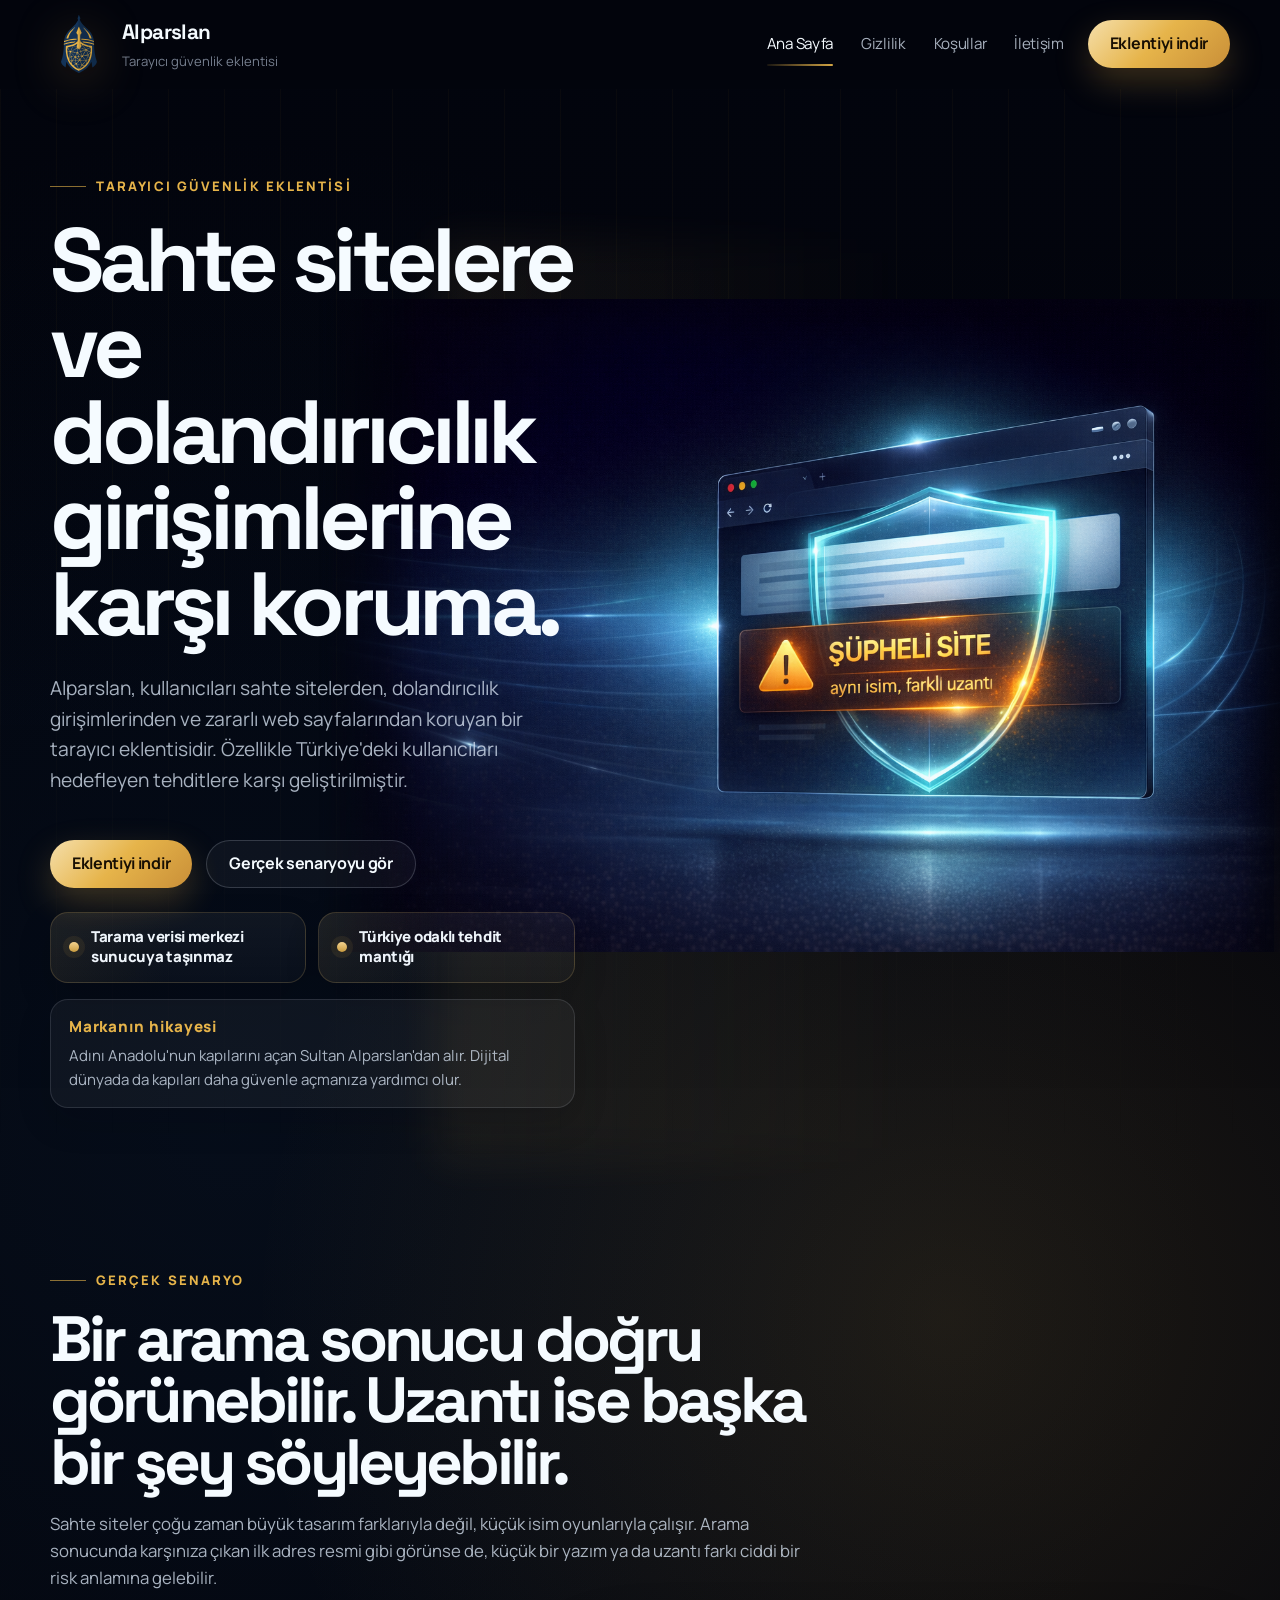
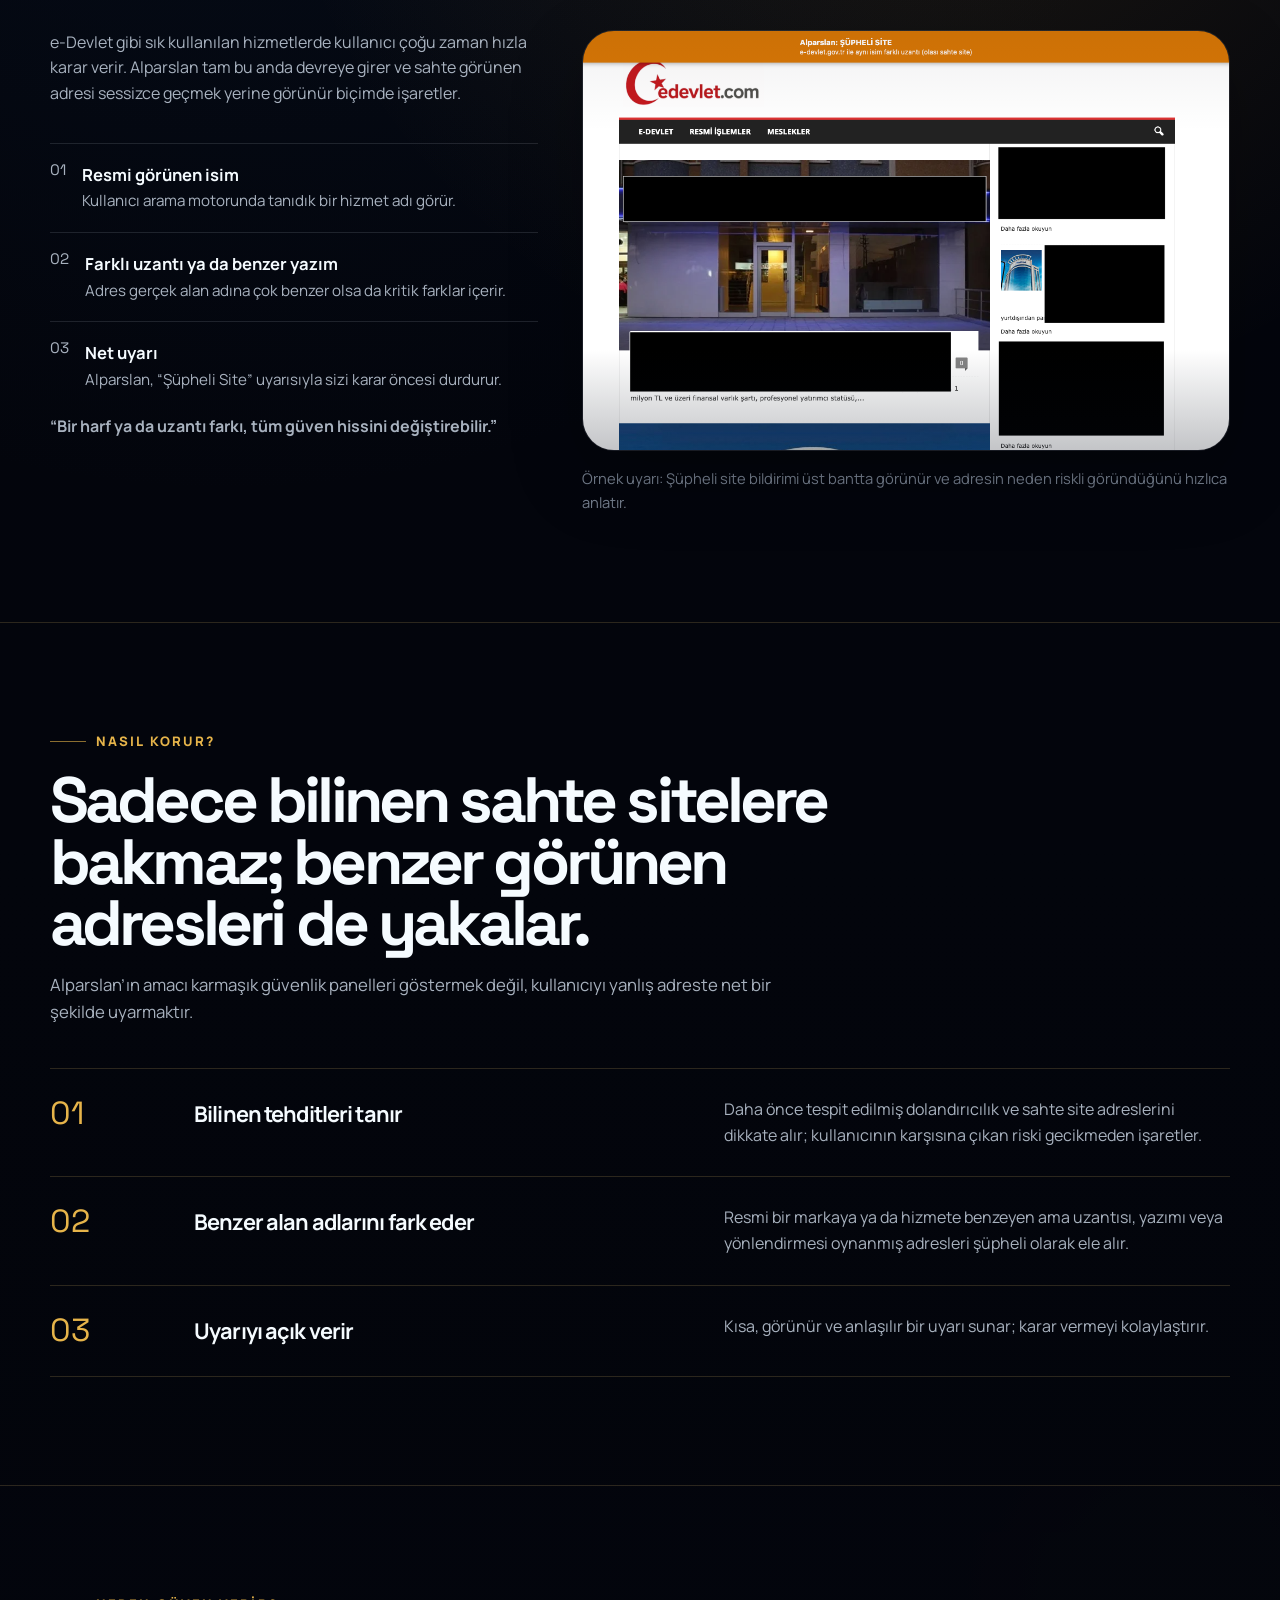
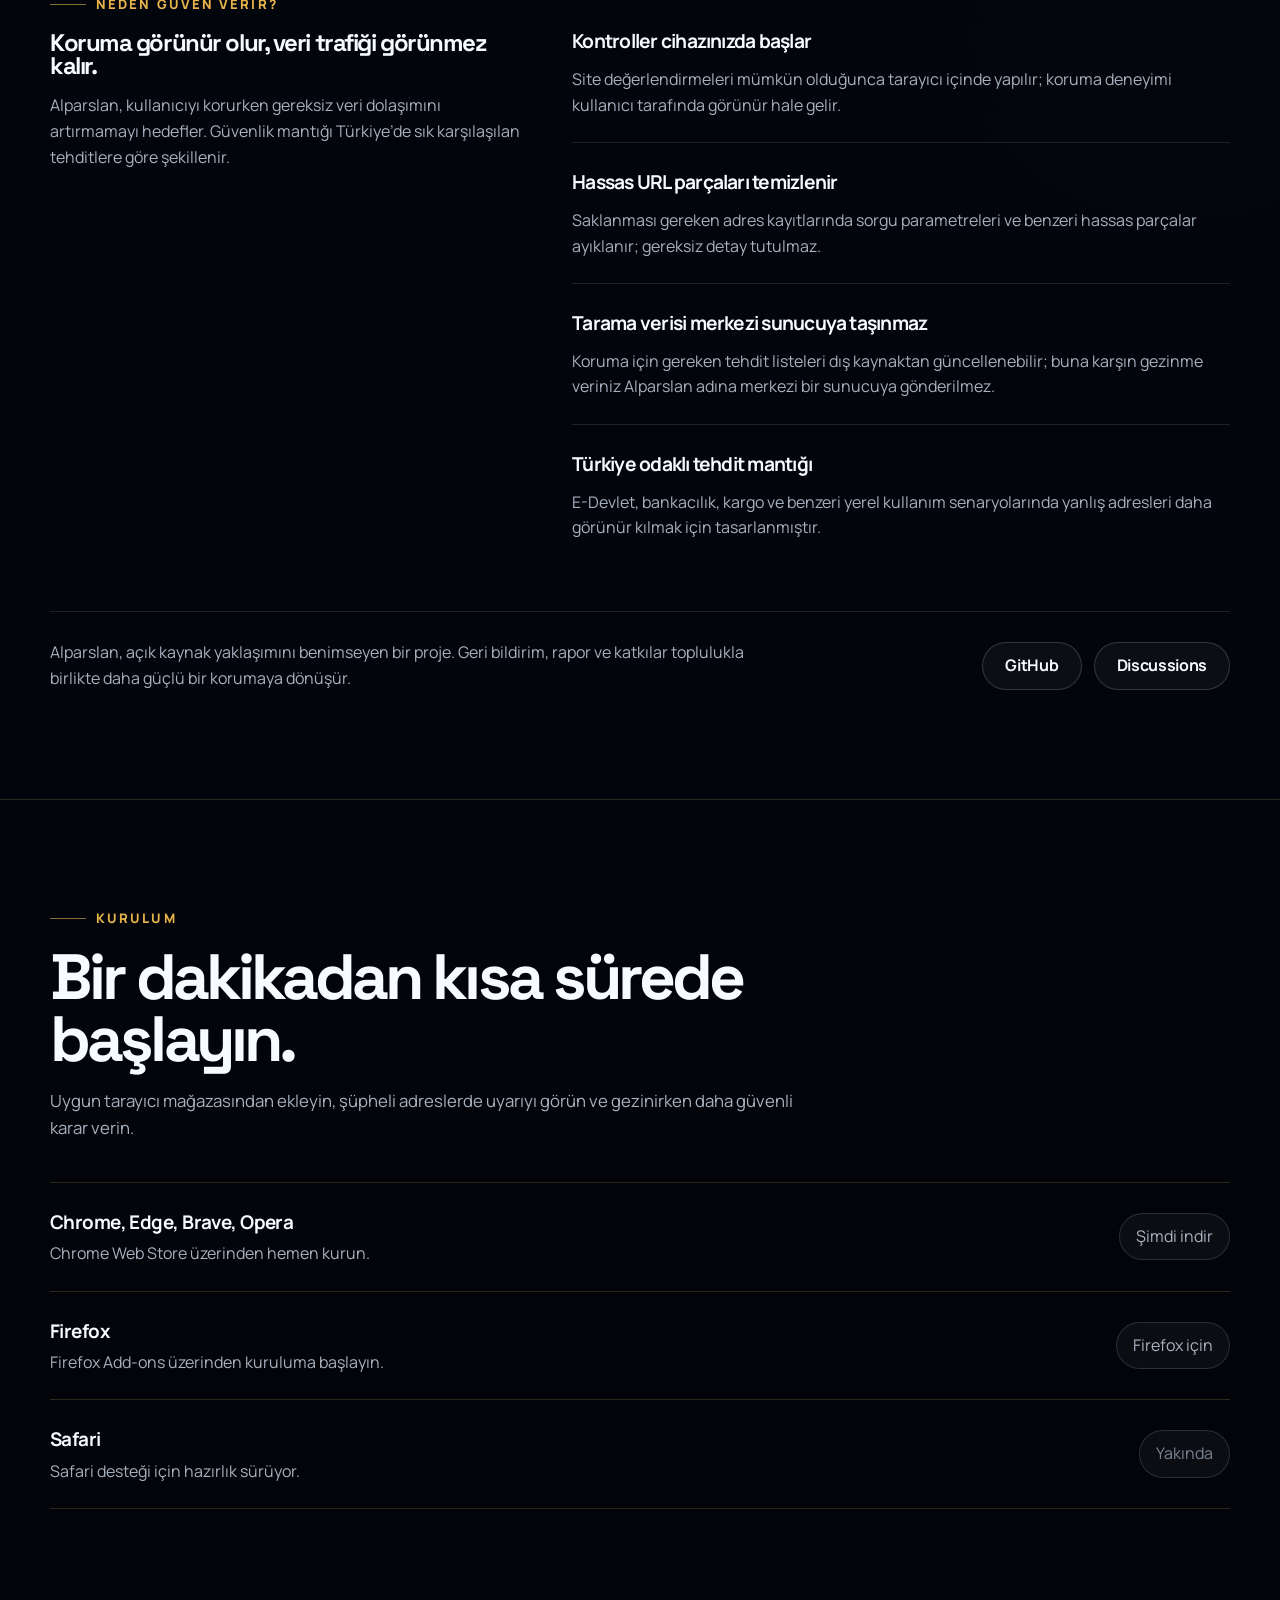
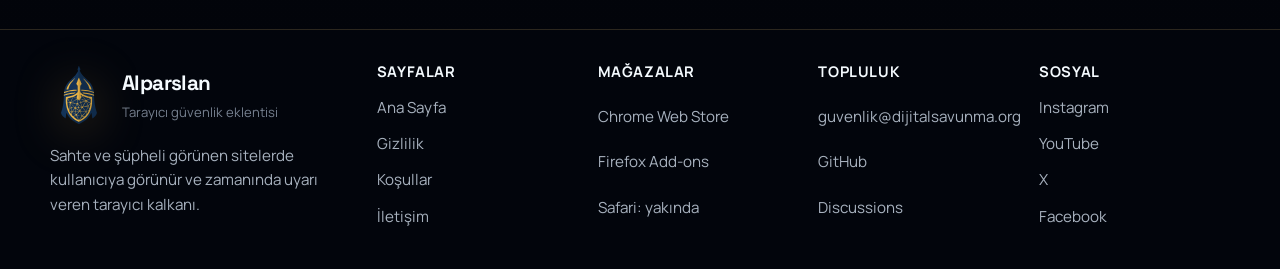
<file: index.html>
<!doctype html>
<html lang="tr">
  <head>
    <meta charset="UTF-8" />
    <meta name="viewport" content="width=device-width, initial-scale=1.0" />
    <title>Alparslan | Sahte sitelere karşı güvenli tarayıcı eklentisi</title>
    <meta
      name="description"
      content="Alparslan, kullanıcıları sahte sitelerden, dolandırıcılık girişimlerinden ve zararlı web sayfalarından koruyan güvenli bir tarayıcı eklentisidir."
    />
    <meta name="theme-color" content="#03050d" />
    <link rel="icon" href="./assets/favicon.ico" sizes="any" />
    <link rel="stylesheet" href="./site.css" />
    <script src="./site.js" defer></script>
  </head>
  <body class="page-home">
    <a class="skip-link" href="#icerik">İçeriğe geç</a>

    <header class="site-header" data-header>
      <div class="site-shell header-inner">
        <a class="brand" href="./" aria-label="Alparslan ana sayfa">
          <img src="./assets/alparslan_logo.svg" alt="Alparslan logosu" />
          <span class="brand-text">
            <strong>Alparslan</strong>
            <small>Tarayıcı güvenlik eklentisi</small>
          </span>
        </a>

        <div class="header-nav-wrap">
          <button
            class="nav-toggle"
            type="button"
            aria-label="Menüyü aç"
            aria-expanded="false"
            aria-controls="primary-nav"
            data-nav-toggle
          >
            <span></span>
          </button>

          <nav class="site-nav" id="primary-nav" aria-label="Birincil" data-nav-menu>
            <a href="./" data-route="home">Ana Sayfa</a>
            <a href="./privacy/" data-route="privacy">Gizlilik</a>
            <a href="./terms/" data-route="terms">Koşullar</a>
            <a href="./contact/" data-route="contact">İletişim</a>
          </nav>
        </div>

        <a class="button button-primary header-cta" href="#indir">Eklentiyi indir</a>
      </div>
    </header>

    <main class="site-main" id="icerik">
      <section class="hero">
        <div class="site-shell hero-grid">
          <div class="hero-copy reveal">
            <div class="eyebrow">Tarayıcı güvenlik eklentisi</div>
            <h1>Sahte sitelere ve dolandırıcılık girişimlerine karşı koruma.</h1>
            <p class="lead">
              Alparslan, kullanıcıları sahte sitelerden, dolandırıcılık girişimlerinden ve zararlı
              web sayfalarından koruyan bir tarayıcı eklentisidir. Özellikle Türkiye'deki
              kullanıcıları hedefleyen tehditlere karşı geliştirilmiştir.
            </p>
          </div>

          <div class="hero-visual reveal" data-delay="140" aria-hidden="true">
            <div class="hero-plume"></div>
            <img
              class="hero-art"
              src="./assets/hero-sahte-site-v1.png"
              alt="Şüpheli site uyarısını gösteren Alparslan hero görseli"
            />
          </div>

          <div class="hero-meta reveal" data-delay="80">
            <div class="hero-actions">
              <a class="button button-primary" href="#indir">Eklentiyi indir</a>
              <a class="button button-secondary" href="#senaryo">Gerçek senaryoyu gör</a>
            </div>

            <div class="hero-signals" aria-label="Öne çıkan güven sinyalleri">
              <div class="hero-signal">Tarama verisi merkezi sunucuya taşınmaz</div>
              <div class="hero-signal">Türkiye odaklı tehdit mantığı</div>
            </div>

            <div class="hero-notes" aria-label="Güvenlik sinyalleri">
              <div class="hero-note note-brand">
                <strong>Markanın hikayesi</strong>
                <span>Adını Anadolu'nun kapılarını açan Sultan Alparslan'dan alır. Dijital dünyada da kapıları daha güvenle açmanıza yardımcı olur.</span>
              </div>
            </div>
          </div>
        </div>
      </section>

      <section class="section" id="senaryo">
        <div class="site-shell">
          <div class="section-intro reveal">
            <div class="eyebrow">Gerçek Senaryo</div>
            <h2>Bir arama sonucu doğru görünebilir. Uzantı ise başka bir şey söyleyebilir.</h2>
            <p class="section-copy">
              Sahte siteler çoğu zaman büyük tasarım farklarıyla değil, küçük isim oyunlarıyla
              çalışır. Arama sonucunda karşınıza çıkan ilk adres resmi gibi görünse de, küçük bir
              yazım ya da uzantı farkı ciddi bir risk anlamına gelebilir.
            </p>
          </div>

          <div class="story-grid">
            <div class="story-panel reveal">
              <p>
                e-Devlet gibi sık kullanılan hizmetlerde kullanıcı çoğu zaman hızla karar verir.
                Alparslan tam bu anda devreye girer ve sahte görünen adresi sessizce geçmek yerine
                görünür biçimde işaretler.
              </p>

              <ol class="story-steps">
                <li>
                  <span class="story-index">01</span>
                  <div>
                    <strong>Resmi görünen isim</strong>
                    <span>Kullanıcı arama motorunda tanıdık bir hizmet adı görür.</span>
                  </div>
                </li>
                <li>
                  <span class="story-index">02</span>
                  <div>
                    <strong>Farklı uzantı ya da benzer yazım</strong>
                    <span>Adres gerçek alan adına çok benzer olsa da kritik farklar içerir.</span>
                  </div>
                </li>
                <li>
                  <span class="story-index">03</span>
                  <div>
                    <strong>Net uyarı</strong>
                    <span>Alparslan, “Şüpheli Site” uyarısıyla sizi karar öncesi durdurur.</span>
                  </div>
                </li>
              </ol>

              <p class="story-quote">“Bir harf ya da uzantı farkı, tüm güven hissini değiştirebilir.”</p>
            </div>

            <div class="story-media reveal" data-delay="120">
              <figure class="story-figure">
                <img
                  src="./assets/Ekran Resmi 2026-04-20 13.29.10.png"
                  alt="Alparslan tarafından şüpheli site olarak işaretlenmiş örnek ekran görüntüsü"
                />
              </figure>
              <p class="story-caption">
                Örnek uyarı: Şüpheli site bildirimi üst bantta görünür ve adresin neden riskli
                göründüğünü hızlıca anlatır.
              </p>
            </div>
          </div>
        </div>
      </section>

      <section class="section">
        <div class="site-shell">
          <div class="section-intro reveal">
            <div class="eyebrow">Nasıl Korur?</div>
            <h2>Sadece bilinen sahte sitelere bakmaz; benzer görünen adresleri de yakalar.</h2>
            <p class="section-copy">
              Alparslan’ın amacı karmaşık güvenlik panelleri göstermek değil, kullanıcıyı yanlış
              adreste net bir şekilde uyarmaktır.
            </p>
          </div>

          <div class="rail-list">
            <div class="rail-item reveal">
              <div class="rail-index">01</div>
              <h3 class="rail-title">Bilinen tehditleri tanır</h3>
              <p class="rail-body">
                Daha önce tespit edilmiş dolandırıcılık ve sahte site adreslerini dikkate alır;
                kullanıcının karşısına çıkan riski gecikmeden işaretler.
              </p>
            </div>

            <div class="rail-item reveal" data-delay="90">
              <div class="rail-index">02</div>
              <h3 class="rail-title">Benzer alan adlarını fark eder</h3>
              <p class="rail-body">
                Resmi bir markaya ya da hizmete benzeyen ama uzantısı, yazımı veya yönlendirmesi
                oynanmış adresleri şüpheli olarak ele alır.
              </p>
            </div>

            <div class="rail-item reveal" data-delay="160">
              <div class="rail-index">03</div>
              <h3 class="rail-title">Uyarıyı açık verir</h3>
              <p class="rail-body">
                Kısa, görünür ve anlaşılır bir uyarı sunar; karar vermeyi kolaylaştırır.
              </p>
            </div>
          </div>
        </div>
      </section>

      <section class="section trust-section">
        <div class="site-shell">
          <div class="trust-grid">
            <div class="trust-copy reveal">
              <div class="eyebrow">Neden Güven Verir?</div>
              <h2>Koruma görünür olur, veri trafiği görünmez kalır.</h2>
              <p>
                Alparslan, kullanıcıyı korurken gereksiz veri dolaşımını artırmamayı hedefler.
                Güvenlik mantığı Türkiye’de sık karşılaşılan tehditlere göre şekillenir.
              </p>
            </div>

            <div class="trust-list">
              <div class="trust-item reveal">
                <strong>Kontroller cihazınızda başlar</strong>
                <p>
                  Site değerlendirmeleri mümkün olduğunca tarayıcı içinde yapılır; koruma deneyimi
                  kullanıcı tarafında görünür hale gelir.
                </p>
              </div>

              <div class="trust-item reveal" data-delay="90">
                <strong>Hassas URL parçaları temizlenir</strong>
                <p>
                  Saklanması gereken adres kayıtlarında sorgu parametreleri ve benzeri hassas
                  parçalar ayıklanır; gereksiz detay tutulmaz.
                </p>
              </div>

              <div class="trust-item reveal" data-delay="160">
                <strong>Tarama verisi merkezi sunucuya taşınmaz</strong>
                <p>
                  Koruma için gereken tehdit listeleri dış kaynaktan güncellenebilir; buna karşın
                  gezinme veriniz Alparslan adına merkezi bir sunucuya gönderilmez.
                </p>
              </div>

              <div class="trust-item reveal" data-delay="220">
                <strong>Türkiye odaklı tehdit mantığı</strong>
                <p>
                  E-Devlet, bankacılık, kargo ve benzeri yerel kullanım senaryolarında yanlış
                  adresleri daha görünür kılmak için tasarlanmıştır.
                </p>
              </div>
            </div>
          </div>

          <div class="open-source-strip reveal" data-delay="120">
            <p>
              Alparslan, açık kaynak yaklaşımını benimseyen bir proje. Geri bildirim, rapor ve
              katkılar toplulukla birlikte daha güçlü bir korumaya dönüşür.
            </p>
            <div class="inline-actions">
              <a
                class="button button-secondary"
                href="https://github.com/Dijital-Savunma/alparslan"
                target="_blank"
                rel="noopener noreferrer"
              >
                GitHub
              </a>
              <a
                class="button button-secondary"
                href="https://github.com/Dijital-Savunma/alparslan/discussions"
                target="_blank"
                rel="noopener noreferrer"
              >
                Discussions
              </a>
            </div>
          </div>
        </div>
      </section>

      <section class="section download-section" id="indir">
        <div class="site-shell download-wrap">
          <div class="section-intro reveal">
            <div class="eyebrow">Kurulum</div>
            <h2>Bir dakikadan kısa sürede başlayın.</h2>
            <p class="section-copy">
              Uygun tarayıcı mağazasından ekleyin, şüpheli adreslerde uyarıyı görün ve gezinirken
              daha güvenli karar verin.
            </p>
          </div>

          <div class="download-list">
            <a
              class="browser-row reveal"
              href="https://chromewebstore.google.com/detail/hgifmpfbaipmfbdaoihinpodjppkbaci"
              target="_blank"
              rel="noopener noreferrer"
            >
              <div>
                <strong>Chrome, Edge, Brave, Opera</strong>
                <span>Chrome Web Store üzerinden hemen kurun.</span>
              </div>
              <span class="browser-pill">Şimdi indir</span>
            </a>

            <a
              class="browser-row reveal"
              data-delay="90"
              href="https://addons.mozilla.org/firefox/addon/alparslan/"
              target="_blank"
              rel="noopener noreferrer"
            >
              <div>
                <strong>Firefox</strong>
                <span>Firefox Add-ons üzerinden kuruluma başlayın.</span>
              </div>
              <span class="browser-pill">Firefox için</span>
            </a>

            <div class="browser-row is-disabled reveal" data-delay="160" aria-disabled="true">
              <div>
                <strong>Safari</strong>
                <span>Safari desteği için hazırlık sürüyor.</span>
              </div>
              <span class="browser-pill">Yakında</span>
            </div>
          </div>
        </div>
      </section>
    </main>

    <footer class="site-footer">
      <div class="site-shell footer-grid">
        <div class="footer-brand">
          <a class="brand" href="./">
            <img src="./assets/alparslan_logo.svg" alt="Alparslan logosu" />
            <span class="brand-text">
              <strong>Alparslan</strong>
              <small>Tarayıcı güvenlik eklentisi</small>
            </span>
          </a>
          <p>
            Sahte ve şüpheli görünen sitelerde kullanıcıya görünür ve zamanında uyarı veren
            tarayıcı kalkanı.
          </p>
        </div>

        <div class="footer-column">
          <strong>Sayfalar</strong>
          <a href="./">Ana Sayfa</a>
          <a href="./privacy/">Gizlilik</a>
          <a href="./terms/">Koşullar</a>
          <a href="./contact/">İletişim</a>
        </div>

        <div class="footer-column">
          <strong>Mağazalar</strong>
          <a
            href="https://chromewebstore.google.com/detail/hgifmpfbaipmfbdaoihinpodjppkbaci"
            target="_blank"
            rel="noopener noreferrer"
          >
            Chrome Web Store
          </a>
          <a
            href="https://addons.mozilla.org/firefox/addon/alparslan/"
            target="_blank"
            rel="noopener noreferrer"
          >
            Firefox Add-ons
          </a>
          <p>Safari: yakında</p>
        </div>

        <div class="footer-column">
          <strong>Topluluk</strong>
          <a href="mailto:guvenlik@dijitalsavunma.org">guvenlik@dijitalsavunma.org</a>
          <a
            href="https://github.com/Dijital-Savunma/alparslan"
            target="_blank"
            rel="noopener noreferrer"
          >
            GitHub
          </a>
          <a
            href="https://github.com/Dijital-Savunma/alparslan/discussions"
            target="_blank"
            rel="noopener noreferrer"
          >
            Discussions
          </a>
        </div>

        <div class="footer-column">
          <strong>Sosyal</strong>
          <a href="https://www.instagram.com/dijital_savunma/" target="_blank" rel="noopener noreferrer">Instagram</a>
          <a href="https://www.youtube.com/@dijital_savunma" target="_blank" rel="noopener noreferrer">YouTube</a>
          <a href="https://x.com/dijital_savunma" target="_blank" rel="noopener noreferrer">X</a>
          <a href="https://www.facebook.com/dijital_savunma" target="_blank" rel="noopener noreferrer">Facebook</a>
        </div>
      </div>
    </footer>
  </body>
</html>
</file>
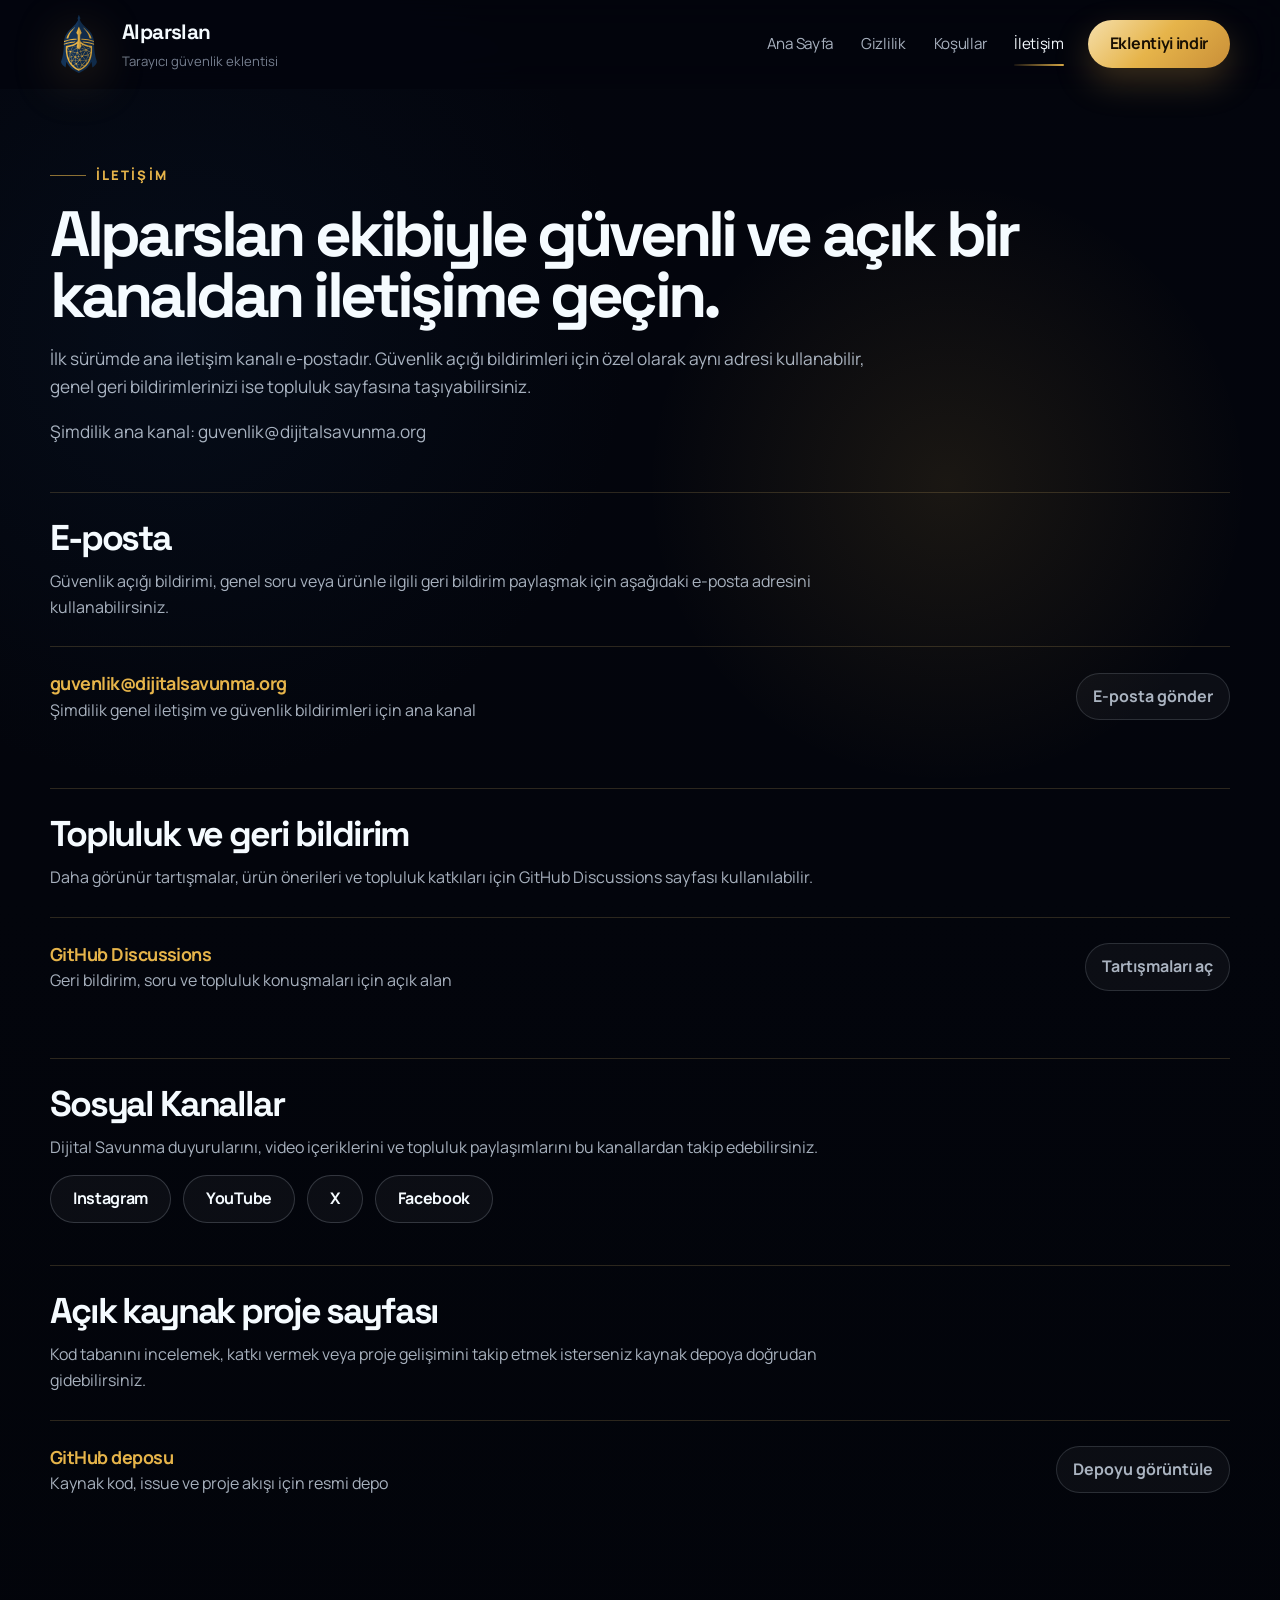
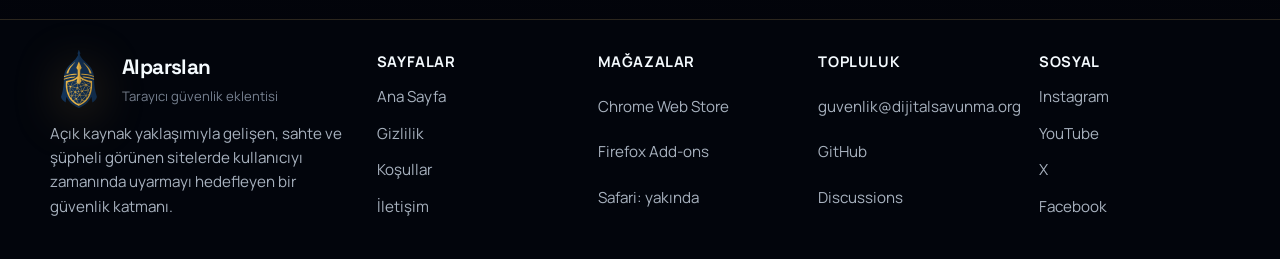
<file: contact/index.html>
<!doctype html>
<html lang="tr">
  <head>
    <meta charset="UTF-8" />
    <meta name="viewport" content="width=device-width, initial-scale=1.0" />
    <title>İletişim | Alparslan</title>
    <meta
      name="description"
      content="Alparslan ile iletişime geçin: e-posta, topluluk tartışmaları ve açık kaynak proje bağlantıları."
    />
    <meta name="theme-color" content="#03050d" />
    <link rel="icon" href="../assets/favicon.ico" sizes="any" />
    <link rel="stylesheet" href="../site.css" />
    <script src="../site.js" defer></script>
  </head>
  <body class="page-legal">
    <a class="skip-link" href="#icerik">İçeriğe geç</a>

    <header class="site-header" data-header>
      <div class="site-shell header-inner">
        <a class="brand" href="../" aria-label="Alparslan ana sayfa">
          <img src="../assets/alparslan_logo.svg" alt="Alparslan logosu" />
          <span class="brand-text">
            <strong>Alparslan</strong>
            <small>Tarayıcı güvenlik eklentisi</small>
          </span>
        </a>

        <div class="header-nav-wrap">
          <button
            class="nav-toggle"
            type="button"
            aria-label="Menüyü aç"
            aria-expanded="false"
            aria-controls="primary-nav"
            data-nav-toggle
          >
            <span></span>
          </button>

          <nav class="site-nav" id="primary-nav" aria-label="Birincil" data-nav-menu>
            <a href="../" data-route="home">Ana Sayfa</a>
            <a href="../privacy/" data-route="privacy">Gizlilik</a>
            <a href="../terms/" data-route="terms">Koşullar</a>
            <a href="../contact/" data-route="contact">İletişim</a>
          </nav>
        </div>

        <a class="button button-primary header-cta" href="../#indir">Eklentiyi indir</a>
      </div>
    </header>

    <main class="site-main policy-content" id="icerik">
      <section class="policy-hero">
        <div class="site-shell contact-grid">
          <div class="eyebrow">İletişim</div>
          <h1>Alparslan ekibiyle güvenli ve açık bir kanaldan iletişime geçin.</h1>
          <p>
            İlk sürümde ana iletişim kanalı e-postadır. Güvenlik açığı bildirimleri için özel olarak
            aynı adresi kullanabilir, genel geri bildirimlerinizi ise topluluk sayfasına taşıyabilirsiniz.
          </p>
          <p class="policy-meta">Şimdilik ana kanal: guvenlik@dijitalsavunma.org</p>
        </div>
      </section>

      <section class="site-shell policy-article">
        <section class="policy-section reveal">
          <h2>E-posta</h2>
          <p>
            Güvenlik açığı bildirimi, genel soru veya ürünle ilgili geri bildirim paylaşmak için
            aşağıdaki e-posta adresini kullanabilirsiniz.
          </p>
          <div class="contact-actions">
            <a class="contact-row" href="mailto:guvenlik@dijitalsavunma.org">
              <div>
                <strong>guvenlik@dijitalsavunma.org</strong>
                <span>Şimdilik genel iletişim ve güvenlik bildirimleri için ana kanal</span>
              </div>
              <span class="contact-pill">E-posta gönder</span>
            </a>
          </div>
        </section>

        <section class="policy-section reveal" data-delay="90">
          <h2>Topluluk ve geri bildirim</h2>
          <p>
            Daha görünür tartışmalar, ürün önerileri ve topluluk katkıları için GitHub Discussions
            sayfası kullanılabilir.
          </p>
          <div class="contact-actions">
            <a
              class="contact-row"
              href="https://github.com/Dijital-Savunma/alparslan/discussions"
              target="_blank"
              rel="noopener noreferrer"
            >
              <div>
                <strong>GitHub Discussions</strong>
                <span>Geri bildirim, soru ve topluluk konuşmaları için açık alan</span>
              </div>
              <span class="contact-pill">Tartışmaları aç</span>
            </a>
          </div>
        </section>

        <section class="policy-section reveal" data-delay="160">
          <h2>Sosyal Kanallar</h2>
          <p>
            Dijital Savunma duyurularını, video içeriklerini ve topluluk paylaşımlarını bu
            kanallardan takip edebilirsiniz.
          </p>
          <div class="inline-actions">
            <a class="button button-secondary" href="https://www.instagram.com/dijital_savunma/" target="_blank" rel="noopener noreferrer">Instagram</a>
            <a class="button button-secondary" href="https://www.youtube.com/@dijital_savunma" target="_blank" rel="noopener noreferrer">YouTube</a>
            <a class="button button-secondary" href="https://x.com/dijital_savunma" target="_blank" rel="noopener noreferrer">X</a>
            <a class="button button-secondary" href="https://www.facebook.com/dijital_savunma" target="_blank" rel="noopener noreferrer">Facebook</a>
          </div>
        </section>

        <section class="policy-section reveal" data-delay="230">
          <h2>Açık kaynak proje sayfası</h2>
          <p>
            Kod tabanını incelemek, katkı vermek veya proje gelişimini takip etmek isterseniz kaynak
            depoya doğrudan gidebilirsiniz.
          </p>
          <div class="contact-actions">
            <a
              class="contact-row"
              href="https://github.com/Dijital-Savunma/alparslan"
              target="_blank"
              rel="noopener noreferrer"
            >
              <div>
                <strong>GitHub deposu</strong>
                <span>Kaynak kod, issue ve proje akışı için resmi depo</span>
              </div>
              <span class="contact-pill">Depoyu görüntüle</span>
            </a>
          </div>
        </section>
      </section>
    </main>

    <footer class="site-footer">
      <div class="site-shell footer-grid">
        <div class="footer-brand">
          <a class="brand" href="../">
            <img src="../assets/alparslan_logo.svg" alt="Alparslan logosu" />
            <span class="brand-text">
              <strong>Alparslan</strong>
              <small>Tarayıcı güvenlik eklentisi</small>
            </span>
          </a>
          <p>
            Açık kaynak yaklaşımıyla gelişen, sahte ve şüpheli görünen sitelerde kullanıcıyı zamanında
            uyarmayı hedefleyen bir güvenlik katmanı.
          </p>
        </div>

        <div class="footer-column">
          <strong>Sayfalar</strong>
          <a href="../">Ana Sayfa</a>
          <a href="../privacy/">Gizlilik</a>
          <a href="../terms/">Koşullar</a>
          <a href="../contact/">İletişim</a>
        </div>

        <div class="footer-column">
          <strong>Mağazalar</strong>
          <a
            href="https://chromewebstore.google.com/detail/hgifmpfbaipmfbdaoihinpodjppkbaci"
            target="_blank"
            rel="noopener noreferrer"
          >
            Chrome Web Store
          </a>
          <a
            href="https://addons.mozilla.org/firefox/addon/alparslan/"
            target="_blank"
            rel="noopener noreferrer"
          >
            Firefox Add-ons
          </a>
          <p>Safari: yakında</p>
        </div>

        <div class="footer-column">
          <strong>Topluluk</strong>
          <a href="mailto:guvenlik@dijitalsavunma.org">guvenlik@dijitalsavunma.org</a>
          <a
            href="https://github.com/Dijital-Savunma/alparslan"
            target="_blank"
            rel="noopener noreferrer"
          >
            GitHub
          </a>
          <a
            href="https://github.com/Dijital-Savunma/alparslan/discussions"
            target="_blank"
            rel="noopener noreferrer"
          >
            Discussions
          </a>
        </div>

        <div class="footer-column">
          <strong>Sosyal</strong>
          <a href="https://www.instagram.com/dijital_savunma/" target="_blank" rel="noopener noreferrer">Instagram</a>
          <a href="https://www.youtube.com/@dijital_savunma" target="_blank" rel="noopener noreferrer">YouTube</a>
          <a href="https://x.com/dijital_savunma" target="_blank" rel="noopener noreferrer">X</a>
          <a href="https://www.facebook.com/dijital_savunma" target="_blank" rel="noopener noreferrer">Facebook</a>
        </div>
      </div>
    </footer>
  </body>
</html>
</file>
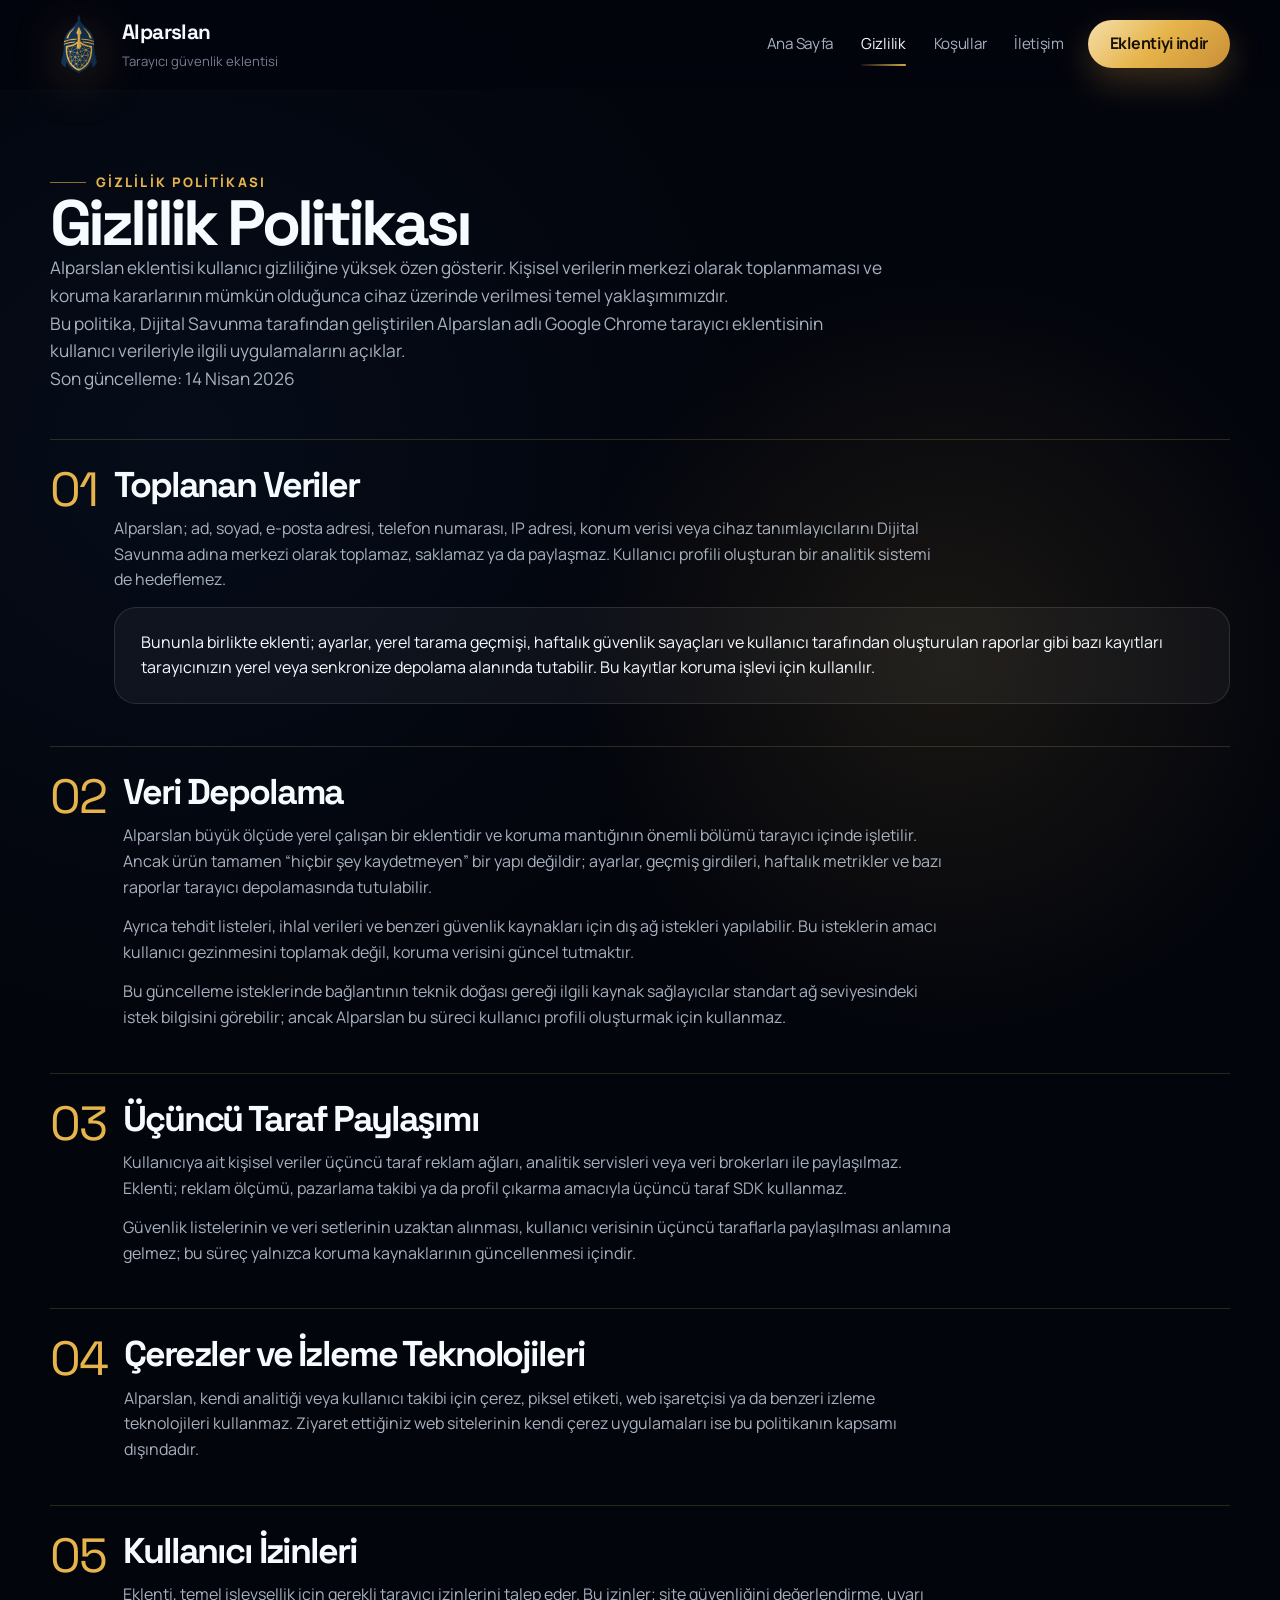
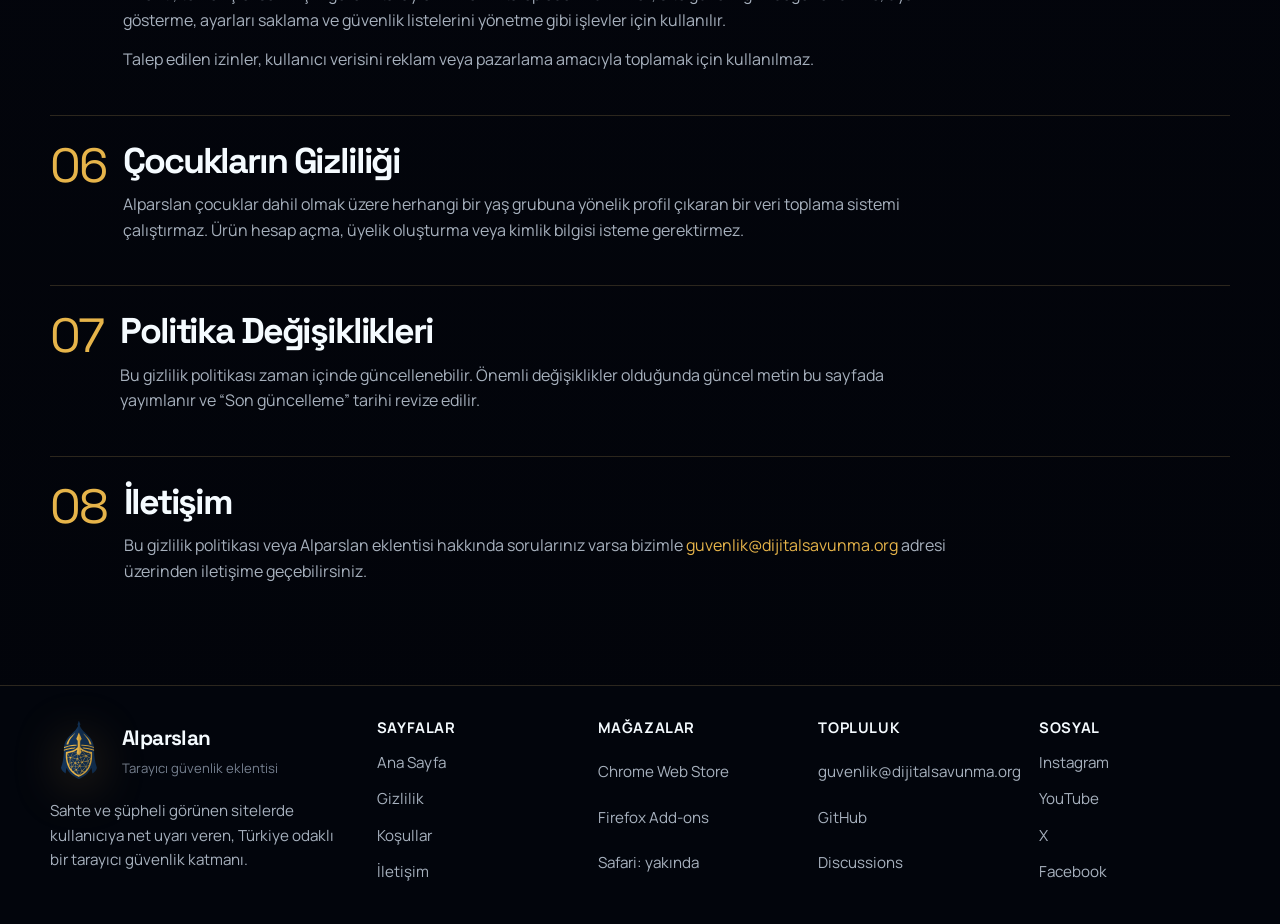
<file: privacy/index.html>
<!doctype html>
<html lang="tr">
  <head>
    <meta charset="UTF-8" />
    <meta name="viewport" content="width=device-width, initial-scale=1.0" />
    <title>Gizlilik Politikası | Alparslan</title>
    <meta
      name="description"
      content="Alparslan Gizlilik Politikası: yerel depolama, uzaktan liste güncellemeleri, izinler ve kullanıcı verisine yaklaşım."
    />
    <meta name="theme-color" content="#03050d" />
    <link rel="icon" href="../assets/favicon.ico" sizes="any" />
    <link rel="stylesheet" href="../site.css" />
    <script src="../site.js" defer></script>
  </head>
  <body class="page-legal">
    <a class="skip-link" href="#icerik">İçeriğe geç</a>

    <header class="site-header" data-header>
      <div class="site-shell header-inner">
        <a class="brand" href="../" aria-label="Alparslan ana sayfa">
          <img src="../assets/alparslan_logo.svg" alt="Alparslan logosu" />
          <span class="brand-text">
            <strong>Alparslan</strong>
            <small>Tarayıcı güvenlik eklentisi</small>
          </span>
        </a>

        <div class="header-nav-wrap">
          <button
            class="nav-toggle"
            type="button"
            aria-label="Menüyü aç"
            aria-expanded="false"
            aria-controls="primary-nav"
            data-nav-toggle
          >
            <span></span>
          </button>

          <nav class="site-nav" id="primary-nav" aria-label="Birincil" data-nav-menu>
            <a href="../" data-route="home">Ana Sayfa</a>
            <a href="../privacy/" data-route="privacy">Gizlilik</a>
            <a href="../terms/" data-route="terms">Koşullar</a>
            <a href="../contact/" data-route="contact">İletişim</a>
          </nav>
        </div>

        <a class="button button-primary header-cta" href="../#indir">Eklentiyi indir</a>
      </div>
    </header>

    <main class="site-main policy-content" id="icerik">
      <section class="policy-hero">
        <div class="site-shell">
          <div class="eyebrow">Gizlilik Politikası</div>
          <h1>Gizlilik Politikası</h1>
          <p>
            Alparslan eklentisi kullanıcı gizliliğine yüksek özen gösterir. Kişisel verilerin
            merkezi olarak toplanmaması ve koruma kararlarının mümkün olduğunca cihaz üzerinde
            verilmesi temel yaklaşımımızdır.
          </p>
          <p>
            Bu politika, Dijital Savunma tarafından geliştirilen Alparslan adlı Google Chrome
            tarayıcı eklentisinin kullanıcı verileriyle ilgili uygulamalarını açıklar.
          </p>
          <p class="policy-meta">Son güncelleme: 14 Nisan 2026</p>
        </div>
      </section>

      <section class="site-shell policy-article">
        <section class="policy-section reveal">
          <div class="policy-section-header">
            <span class="policy-number">01</span>
            <div class="policy-section-body">
              <h2>Toplanan Veriler</h2>
              <p>
                Alparslan; ad, soyad, e-posta adresi, telefon numarası, IP adresi, konum verisi
                veya cihaz tanımlayıcılarını Dijital Savunma adına merkezi olarak toplamaz,
                saklamaz ya da paylaşmaz. Kullanıcı profili oluşturan bir analitik sistemi de
                hedeflemez.
              </p>
              <div class="policy-callout">
                Bununla birlikte eklenti; ayarlar, yerel tarama geçmişi, haftalık güvenlik sayaçları
                ve kullanıcı tarafından oluşturulan raporlar gibi bazı kayıtları tarayıcınızın yerel
                veya senkronize depolama alanında tutabilir. Bu kayıtlar koruma işlevi için kullanılır.
              </div>
            </div>
          </div>
        </section>

        <section class="policy-section reveal" data-delay="80">
          <div class="policy-section-header">
            <span class="policy-number">02</span>
            <div class="policy-section-body">
              <h2>Veri Depolama</h2>
              <p>
                Alparslan büyük ölçüde yerel çalışan bir eklentidir ve koruma mantığının önemli
                bölümü tarayıcı içinde işletilir. Ancak ürün tamamen “hiçbir şey kaydetmeyen” bir
                yapı değildir; ayarlar, geçmiş girdileri, haftalık metrikler ve bazı raporlar
                tarayıcı depolamasında tutulabilir.
              </p>
              <p>
                Ayrıca tehdit listeleri, ihlal verileri ve benzeri güvenlik kaynakları için dış
                ağ istekleri yapılabilir. Bu isteklerin amacı kullanıcı gezinmesini toplamak değil,
                koruma verisini güncel tutmaktır.
              </p>
              <p>
                Bu güncelleme isteklerinde bağlantının teknik doğası gereği ilgili kaynak sağlayıcılar
                standart ağ seviyesindeki istek bilgisini görebilir; ancak Alparslan bu süreci
                kullanıcı profili oluşturmak için kullanmaz.
              </p>
            </div>
          </div>
        </section>

        <section class="policy-section reveal" data-delay="140">
          <div class="policy-section-header">
            <span class="policy-number">03</span>
            <div class="policy-section-body">
              <h2>Üçüncü Taraf Paylaşımı</h2>
              <p>
                Kullanıcıya ait kişisel veriler üçüncü taraf reklam ağları, analitik servisleri
                veya veri brokerları ile paylaşılmaz. Eklenti; reklam ölçümü, pazarlama takibi ya da
                profil çıkarma amacıyla üçüncü taraf SDK kullanmaz.
              </p>
              <p>
                Güvenlik listelerinin ve veri setlerinin uzaktan alınması, kullanıcı verisinin
                üçüncü taraflarla paylaşılması anlamına gelmez; bu süreç yalnızca koruma kaynaklarının
                güncellenmesi içindir.
              </p>
            </div>
          </div>
        </section>

        <section class="policy-section reveal" data-delay="200">
          <div class="policy-section-header">
            <span class="policy-number">04</span>
            <div class="policy-section-body">
              <h2>Çerezler ve İzleme Teknolojileri</h2>
              <p>
                Alparslan, kendi analitiği veya kullanıcı takibi için çerez, piksel etiketi, web
                işaretçisi ya da benzeri izleme teknolojileri kullanmaz. Ziyaret ettiğiniz web
                sitelerinin kendi çerez uygulamaları ise bu politikanın kapsamı dışındadır.
              </p>
            </div>
          </div>
        </section>

        <section class="policy-section reveal" data-delay="260">
          <div class="policy-section-header">
            <span class="policy-number">05</span>
            <div class="policy-section-body">
              <h2>Kullanıcı İzinleri</h2>
              <p>
                Eklenti, temel işlevsellik için gerekli tarayıcı izinlerini talep eder. Bu izinler;
                site güvenliğini değerlendirme, uyarı gösterme, ayarları saklama ve güvenlik
                listelerini yönetme gibi işlevler için kullanılır.
              </p>
              <p>
                Talep edilen izinler, kullanıcı verisini reklam veya pazarlama amacıyla toplamak
                için kullanılmaz.
              </p>
            </div>
          </div>
        </section>

        <section class="policy-section reveal" data-delay="320">
          <div class="policy-section-header">
            <span class="policy-number">06</span>
            <div class="policy-section-body">
              <h2>Çocukların Gizliliği</h2>
              <p>
                Alparslan çocuklar dahil olmak üzere herhangi bir yaş grubuna yönelik profil çıkaran
                bir veri toplama sistemi çalıştırmaz. Ürün hesap açma, üyelik oluşturma veya kimlik
                bilgisi isteme gerektirmez.
              </p>
            </div>
          </div>
        </section>

        <section class="policy-section reveal" data-delay="380">
          <div class="policy-section-header">
            <span class="policy-number">07</span>
            <div class="policy-section-body">
              <h2>Politika Değişiklikleri</h2>
              <p>
                Bu gizlilik politikası zaman içinde güncellenebilir. Önemli değişiklikler olduğunda
                güncel metin bu sayfada yayımlanır ve “Son güncelleme” tarihi revize edilir.
              </p>
            </div>
          </div>
        </section>

        <section class="policy-section reveal" data-delay="440">
          <div class="policy-section-header">
            <span class="policy-number">08</span>
            <div class="policy-section-body">
              <h2>İletişim</h2>
              <p>
                Bu gizlilik politikası veya Alparslan eklentisi hakkında sorularınız varsa bizimle
                <a href="mailto:guvenlik@dijitalsavunma.org">guvenlik@dijitalsavunma.org</a>
                adresi üzerinden iletişime geçebilirsiniz.
              </p>
            </div>
          </div>
        </section>
      </section>
    </main>

    <footer class="site-footer">
      <div class="site-shell footer-grid">
        <div class="footer-brand">
          <a class="brand" href="../">
            <img src="../assets/alparslan_logo.svg" alt="Alparslan logosu" />
            <span class="brand-text">
              <strong>Alparslan</strong>
              <small>Tarayıcı güvenlik eklentisi</small>
            </span>
          </a>
          <p>
            Sahte ve şüpheli görünen sitelerde kullanıcıya net uyarı veren, Türkiye odaklı bir
            tarayıcı güvenlik katmanı.
          </p>
        </div>

        <div class="footer-column">
          <strong>Sayfalar</strong>
          <a href="../">Ana Sayfa</a>
          <a href="../privacy/">Gizlilik</a>
          <a href="../terms/">Koşullar</a>
          <a href="../contact/">İletişim</a>
        </div>

        <div class="footer-column">
          <strong>Mağazalar</strong>
          <a
            href="https://chromewebstore.google.com/detail/hgifmpfbaipmfbdaoihinpodjppkbaci"
            target="_blank"
            rel="noopener noreferrer"
          >
            Chrome Web Store
          </a>
          <a
            href="https://addons.mozilla.org/firefox/addon/alparslan/"
            target="_blank"
            rel="noopener noreferrer"
          >
            Firefox Add-ons
          </a>
          <p>Safari: yakında</p>
        </div>

        <div class="footer-column">
          <strong>Topluluk</strong>
          <a href="mailto:guvenlik@dijitalsavunma.org">guvenlik@dijitalsavunma.org</a>
          <a
            href="https://github.com/Dijital-Savunma/alparslan"
            target="_blank"
            rel="noopener noreferrer"
          >
            GitHub
          </a>
          <a
            href="https://github.com/Dijital-Savunma/alparslan/discussions"
            target="_blank"
            rel="noopener noreferrer"
          >
            Discussions
          </a>
        </div>

        <div class="footer-column">
          <strong>Sosyal</strong>
          <a href="https://www.instagram.com/dijital_savunma/" target="_blank" rel="noopener noreferrer">Instagram</a>
          <a href="https://www.youtube.com/@dijital_savunma" target="_blank" rel="noopener noreferrer">YouTube</a>
          <a href="https://x.com/dijital_savunma" target="_blank" rel="noopener noreferrer">X</a>
          <a href="https://www.facebook.com/dijital_savunma" target="_blank" rel="noopener noreferrer">Facebook</a>
        </div>
      </div>
    </footer>
  </body>
</html>
</file>
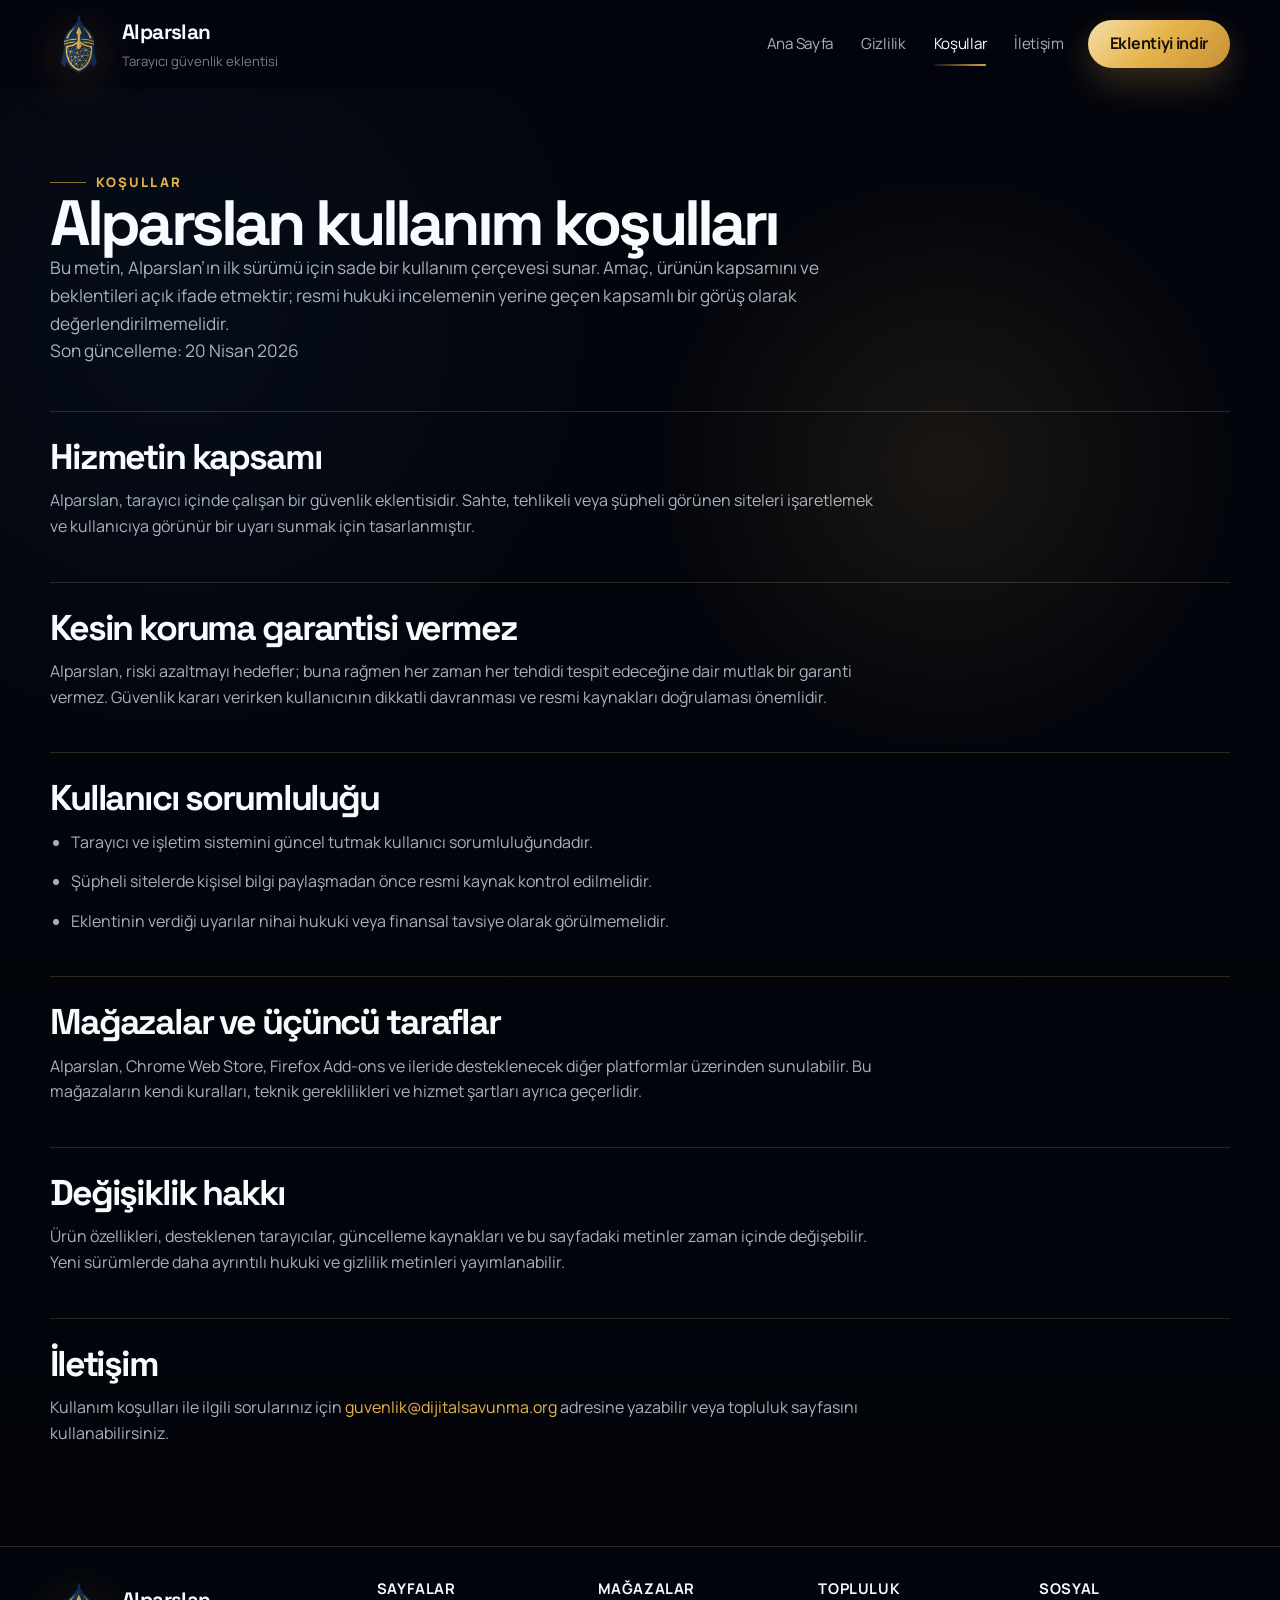
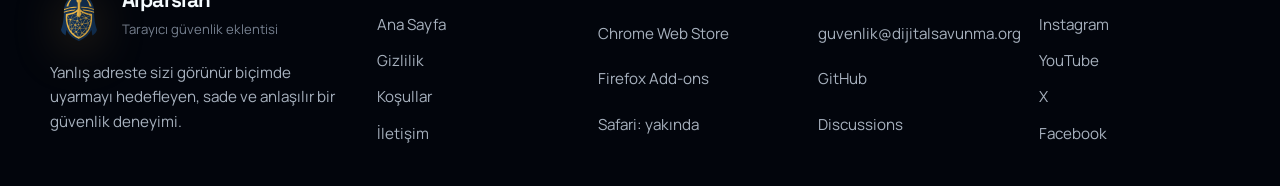
<file: terms/index.html>
<!doctype html>
<html lang="tr">
  <head>
    <meta charset="UTF-8" />
    <meta name="viewport" content="width=device-width, initial-scale=1.0" />
    <title>Kullanım Koşulları | Alparslan</title>
    <meta
      name="description"
      content="Alparslan kullanım koşulları: hizmetin kapsamı, sorumluluk sınırları, kullanıcı sorumluluğu ve güncelleme hakkı."
    />
    <meta name="theme-color" content="#03050d" />
    <link rel="icon" href="../assets/favicon.ico" sizes="any" />
    <link rel="stylesheet" href="../site.css" />
    <script src="../site.js" defer></script>
  </head>
  <body class="page-legal">
    <a class="skip-link" href="#icerik">İçeriğe geç</a>

    <header class="site-header" data-header>
      <div class="site-shell header-inner">
        <a class="brand" href="../" aria-label="Alparslan ana sayfa">
          <img src="../assets/alparslan_logo.svg" alt="Alparslan logosu" />
          <span class="brand-text">
            <strong>Alparslan</strong>
            <small>Tarayıcı güvenlik eklentisi</small>
          </span>
        </a>

        <div class="header-nav-wrap">
          <button
            class="nav-toggle"
            type="button"
            aria-label="Menüyü aç"
            aria-expanded="false"
            aria-controls="primary-nav"
            data-nav-toggle
          >
            <span></span>
          </button>

          <nav class="site-nav" id="primary-nav" aria-label="Birincil" data-nav-menu>
            <a href="../" data-route="home">Ana Sayfa</a>
            <a href="../privacy/" data-route="privacy">Gizlilik</a>
            <a href="../terms/" data-route="terms">Koşullar</a>
            <a href="../contact/" data-route="contact">İletişim</a>
          </nav>
        </div>

        <a class="button button-primary header-cta" href="../#indir">Eklentiyi indir</a>
      </div>
    </header>

    <main class="site-main policy-content" id="icerik">
      <section class="policy-hero">
        <div class="site-shell">
          <div class="eyebrow">Koşullar</div>
          <h1>Alparslan kullanım koşulları</h1>
          <p>
            Bu metin, Alparslan’ın ilk sürümü için sade bir kullanım çerçevesi sunar. Amaç, ürünün
            kapsamını ve beklentileri açık ifade etmektir; resmi hukuki incelemenin yerine geçen
            kapsamlı bir görüş olarak değerlendirilmemelidir.
          </p>
          <p class="policy-meta">Son güncelleme: 20 Nisan 2026</p>
        </div>
      </section>

      <section class="site-shell policy-article">
        <section class="policy-section reveal">
          <h2>Hizmetin kapsamı</h2>
          <p>
            Alparslan, tarayıcı içinde çalışan bir güvenlik eklentisidir. Sahte, tehlikeli veya
            şüpheli görünen siteleri işaretlemek ve kullanıcıya görünür bir uyarı sunmak için
            tasarlanmıştır.
          </p>
        </section>

        <section class="policy-section reveal" data-delay="80">
          <h2>Kesin koruma garantisi vermez</h2>
          <p>
            Alparslan, riski azaltmayı hedefler; buna rağmen her zaman her tehdidi tespit edeceğine
            dair mutlak bir garanti vermez. Güvenlik kararı verirken kullanıcının dikkatli davranması
            ve resmi kaynakları doğrulaması önemlidir.
          </p>
        </section>

        <section class="policy-section reveal" data-delay="140">
          <h2>Kullanıcı sorumluluğu</h2>
          <ul class="policy-list">
            <li>Tarayıcı ve işletim sistemini güncel tutmak kullanıcı sorumluluğundadır.</li>
            <li>Şüpheli sitelerde kişisel bilgi paylaşmadan önce resmi kaynak kontrol edilmelidir.</li>
            <li>Eklentinin verdiği uyarılar nihai hukuki veya finansal tavsiye olarak görülmemelidir.</li>
          </ul>
        </section>

        <section class="policy-section reveal" data-delay="200">
          <h2>Mağazalar ve üçüncü taraflar</h2>
          <p>
            Alparslan, Chrome Web Store, Firefox Add-ons ve ileride desteklenecek diğer platformlar
            üzerinden sunulabilir. Bu mağazaların kendi kuralları, teknik gereklilikleri ve hizmet
            şartları ayrıca geçerlidir.
          </p>
        </section>

        <section class="policy-section reveal" data-delay="260">
          <h2>Değişiklik hakkı</h2>
          <p>
            Ürün özellikleri, desteklenen tarayıcılar, güncelleme kaynakları ve bu sayfadaki metinler
            zaman içinde değişebilir. Yeni sürümlerde daha ayrıntılı hukuki ve gizlilik metinleri
            yayımlanabilir.
          </p>
        </section>

        <section class="policy-section reveal" data-delay="320">
          <h2>İletişim</h2>
          <p>
            Kullanım koşulları ile ilgili sorularınız için
            <a href="mailto:guvenlik@dijitalsavunma.org">guvenlik@dijitalsavunma.org</a>
            adresine yazabilir veya topluluk sayfasını kullanabilirsiniz.
          </p>
        </section>
      </section>
    </main>

    <footer class="site-footer">
      <div class="site-shell footer-grid">
        <div class="footer-brand">
          <a class="brand" href="../">
            <img src="../assets/alparslan_logo.svg" alt="Alparslan logosu" />
            <span class="brand-text">
              <strong>Alparslan</strong>
              <small>Tarayıcı güvenlik eklentisi</small>
            </span>
          </a>
          <p>
            Yanlış adreste sizi görünür biçimde uyarmayı hedefleyen, sade ve anlaşılır bir güvenlik
            deneyimi.
          </p>
        </div>

        <div class="footer-column">
          <strong>Sayfalar</strong>
          <a href="../">Ana Sayfa</a>
          <a href="../privacy/">Gizlilik</a>
          <a href="../terms/">Koşullar</a>
          <a href="../contact/">İletişim</a>
        </div>

        <div class="footer-column">
          <strong>Mağazalar</strong>
          <a
            href="https://chromewebstore.google.com/detail/hgifmpfbaipmfbdaoihinpodjppkbaci"
            target="_blank"
            rel="noopener noreferrer"
          >
            Chrome Web Store
          </a>
          <a
            href="https://addons.mozilla.org/firefox/addon/alparslan/"
            target="_blank"
            rel="noopener noreferrer"
          >
            Firefox Add-ons
          </a>
          <p>Safari: yakında</p>
        </div>

        <div class="footer-column">
          <strong>Topluluk</strong>
          <a href="mailto:guvenlik@dijitalsavunma.org">guvenlik@dijitalsavunma.org</a>
          <a
            href="https://github.com/Dijital-Savunma/alparslan"
            target="_blank"
            rel="noopener noreferrer"
          >
            GitHub
          </a>
          <a
            href="https://github.com/Dijital-Savunma/alparslan/discussions"
            target="_blank"
            rel="noopener noreferrer"
          >
            Discussions
          </a>
        </div>

        <div class="footer-column">
          <strong>Sosyal</strong>
          <a href="https://www.instagram.com/dijital_savunma/" target="_blank" rel="noopener noreferrer">Instagram</a>
          <a href="https://www.youtube.com/@dijital_savunma" target="_blank" rel="noopener noreferrer">YouTube</a>
          <a href="https://x.com/dijital_savunma" target="_blank" rel="noopener noreferrer">X</a>
          <a href="https://www.facebook.com/dijital_savunma" target="_blank" rel="noopener noreferrer">Facebook</a>
        </div>
      </div>
    </footer>
  </body>
</html>
</file>
<file: site.css>
@import url("https://fonts.googleapis.com/css2?family=Manrope:wght@400;500;600;700;800&family=Space+Grotesk:wght@500;700&display=swap");

:root {
  color-scheme: dark;
  --bg: #03050d;
  --bg-elevated: rgba(6, 11, 22, 0.82);
  --bg-soft: #060d18;
  --bg-panel: rgba(7, 12, 24, 0.72);
  --brand-blue: #133358;
  --brand-blue-glow: rgba(19, 51, 88, 0.2);
  --surface: #eff5fb;
  --surface-strong: #ffffff;
  --line: rgba(230, 195, 112, 0.18);
  --line-strong: rgba(230, 195, 112, 0.34);
  --text: #f5fbff;
  --text-muted: rgba(225, 237, 252, 0.74);
  --text-subtle: rgba(207, 223, 244, 0.56);
  --ink: #050b16;
  --ink-soft: rgba(5, 11, 22, 0.78);
  --accent: #e6b44a;
  --accent-strong: #c99c3f;
  --accent-soft: #f4d38e;
  --accent-glow: rgba(230, 180, 74, 0.24);
  --success: #66e0b8;
  --warning: #f0c068;
  --danger: #ff6d6d;
  --shadow-soft: 0 26px 70px rgba(0, 0, 0, 0.26);
  --shadow-hero: 0 32px 90px rgba(6, 12, 24, 0.55);
  --radius-xl: 32px;
  --radius-lg: 22px;
  --radius-md: 16px;
  --container: 1180px;
  --header-height: 88px;
  --font-body: "Manrope", sans-serif;
  --font-display: "Space Grotesk", sans-serif;
  --transition-fast: 180ms ease;
  --transition-base: 260ms ease;
}

*,
*::before,
*::after {
  box-sizing: border-box;
}

html {
  scroll-behavior: smooth;
}

body {
  margin: 0;
  min-width: 320px;
  font-family: var(--font-body);
  color: var(--text);
  background:
    radial-gradient(circle at 74% 26%, rgba(230, 180, 74, 0.12), transparent 18%),
    radial-gradient(circle at 18% 22%, rgba(19, 51, 88, 0.18), transparent 24%),
    linear-gradient(180deg, #03050d 0%, #03050c 48%, #02040a 100%);
  line-height: 1.6;
}

body.page-legal {
  color: var(--text);
  background:
    radial-gradient(circle at 74% 26%, rgba(230, 180, 74, 0.1), transparent 18%),
    radial-gradient(circle at 14% 18%, rgba(19, 51, 88, 0.16), transparent 24%),
    linear-gradient(180deg, #03050d 0%, #03050c 48%, #02040a 100%);
}

img {
  display: block;
  max-width: 100%;
}

a {
  color: inherit;
  text-decoration: none;
}

button,
input,
textarea {
  font: inherit;
}

button {
  border: 0;
  background: none;
  color: inherit;
  cursor: pointer;
}

.skip-link {
  position: absolute;
  left: 16px;
  top: -64px;
  z-index: 100;
  padding: 12px 18px;
  border-radius: 999px;
  color: var(--bg);
  background: var(--surface-strong);
  transition: top var(--transition-fast);
}

.skip-link:focus {
  top: 18px;
}

.site-shell {
  width: min(calc(100% - 32px), var(--container));
  margin: 0 auto;
}

.site-header {
  position: sticky;
  top: 0;
  z-index: 40;
  backdrop-filter: blur(18px);
  background: rgba(3, 5, 13, 0.74);
  border-bottom: 1px solid transparent;
  transition:
    background var(--transition-base),
    border-color var(--transition-base),
    box-shadow var(--transition-base);
}

body.page-legal .site-header {
  background: rgba(3, 5, 13, 0.78);
}

.site-header.is-scrolled {
  border-color: var(--line);
  box-shadow: 0 10px 26px rgba(2, 4, 10, 0.32);
}

.header-inner {
  min-height: var(--header-height);
  display: flex;
  align-items: center;
  gap: 18px;
}

.brand {
  display: inline-flex;
  align-items: center;
  gap: 14px;
  min-width: 0;
}

.brand img {
  width: 58px;
  height: 58px;
  object-fit: contain;
  filter: drop-shadow(0 8px 24px rgba(201, 156, 63, 0.28));
}

.brand-text {
  display: grid;
  gap: 2px;
}

.brand-text strong {
  font-family: var(--font-display);
  font-size: 1.3rem;
  letter-spacing: -0.03em;
}

.brand-text small {
  font-size: 0.82rem;
  color: var(--text-subtle);
}

body.page-legal .brand-text small {
  color: var(--text-subtle);
}

.header-nav-wrap {
  margin-left: auto;
  position: relative;
}

.site-nav {
  display: flex;
  align-items: center;
  gap: 28px;
}

.site-nav a {
  position: relative;
  color: var(--text-muted);
  font-size: 0.95rem;
  letter-spacing: -0.02em;
  transition: color var(--transition-fast);
}

body.page-legal .site-nav a {
  color: var(--text-muted);
}

.site-nav a::after {
  content: "";
  position: absolute;
  left: 0;
  right: 0;
  bottom: -10px;
  height: 2px;
  border-radius: 999px;
  background: linear-gradient(90deg, rgba(230, 180, 74, 0.1), rgba(230, 180, 74, 0.92));
  transform: scaleX(0);
  transform-origin: left;
  transition: transform var(--transition-fast);
}

.site-nav a:hover,
.site-nav a:focus-visible,
.site-nav a.active {
  color: var(--text);
}

body.page-legal .site-nav a:hover,
body.page-legal .site-nav a:focus-visible,
body.page-legal .site-nav a.active {
  color: var(--text);
}

.site-nav a:hover::after,
.site-nav a:focus-visible::after,
.site-nav a.active::after {
  transform: scaleX(1);
}

.button {
  display: inline-flex;
  align-items: center;
  justify-content: center;
  gap: 10px;
  min-height: 48px;
  padding: 0 22px;
  border-radius: 999px;
  font-weight: 700;
  letter-spacing: -0.02em;
  transition:
    transform var(--transition-fast),
    box-shadow var(--transition-fast),
    border-color var(--transition-fast),
    background var(--transition-fast);
}

.button:hover,
.button:focus-visible {
  transform: translateY(-1px);
}

.button-primary {
  color: #180f03;
  background: linear-gradient(135deg, #f5dfab 0%, #e6b44a 48%, #c98f38 100%);
  box-shadow: 0 14px 34px rgba(201, 156, 63, 0.28);
}

.button-secondary {
  border: 1px solid rgba(225, 237, 252, 0.18);
  background: rgba(255, 255, 255, 0.04);
  color: var(--text);
}

body.page-legal .button-secondary {
  color: var(--text);
  border-color: rgba(225, 237, 252, 0.18);
  background: rgba(255, 255, 255, 0.04);
}

.header-cta {
  margin-left: 6px;
}

.nav-toggle {
  display: none;
  align-items: center;
  justify-content: center;
  width: 46px;
  height: 46px;
  border-radius: 999px;
  border: 1px solid rgba(225, 237, 252, 0.16);
  background: rgba(255, 255, 255, 0.04);
}

body.page-legal .nav-toggle {
  border-color: rgba(225, 237, 252, 0.16);
  background: rgba(255, 255, 255, 0.04);
}

.nav-toggle span,
.nav-toggle::before,
.nav-toggle::after {
  content: "";
  position: absolute;
  width: 18px;
  height: 2px;
  border-radius: 999px;
  background: currentColor;
  transition: transform var(--transition-fast), opacity var(--transition-fast);
}

.nav-toggle::before {
  transform: translateY(-6px);
}

.nav-toggle::after {
  transform: translateY(6px);
}

body.nav-open .nav-toggle span {
  opacity: 0;
}

body.nav-open .nav-toggle::before {
  transform: rotate(45deg);
}

body.nav-open .nav-toggle::after {
  transform: rotate(-45deg);
}

.site-main {
  overflow: hidden;
}

.hero {
  position: relative;
  padding: 34px 0 54px;
  min-height: calc(100svh - var(--header-height));
}

.hero::before {
  content: "";
  position: absolute;
  inset: 0;
  background:
    linear-gradient(180deg, rgba(3, 5, 13, 0.08) 0%, rgba(3, 5, 13, 0.02) 100%),
    linear-gradient(90deg, rgba(230, 180, 74, 0.04) 1px, transparent 1px);
  background-size: auto, 56px 56px;
  mask-image: linear-gradient(180deg, rgba(0, 0, 0, 0.86) 30%, transparent 100%);
  pointer-events: none;
}

.hero::after {
  content: "";
  position: absolute;
  inset: 14% 0 0 34%;
  background:
    radial-gradient(circle at 24% 48%, rgba(230, 180, 74, 0.2), transparent 20%),
    radial-gradient(circle at 60% 42%, rgba(19, 51, 88, 0.16), transparent 26%),
    linear-gradient(90deg, rgba(230, 180, 74, 0.08), transparent 58%);
  filter: blur(22px);
  opacity: 0.92;
  pointer-events: none;
}

.hero-grid {
  position: relative;
  z-index: 1;
  display: grid;
  grid-template-columns: minmax(0, 0.94fr) minmax(420px, 1.06fr);
  grid-template-areas:
    "copy visual"
    "meta visual";
  align-items: center;
  column-gap: clamp(34px, 5vw, 72px);
  row-gap: 18px;
  padding-top: 20px;
  overflow: visible;
}

.eyebrow {
  display: inline-flex;
  align-items: center;
  gap: 10px;
  color: var(--accent);
  font-size: 0.82rem;
  font-weight: 800;
  letter-spacing: 0.16em;
  text-transform: uppercase;
}

.eyebrow::before {
  content: "";
  width: 36px;
  height: 1px;
  background: currentColor;
  opacity: 0.6;
}

.hero h1,
.section-intro h2,
.policy-hero h1,
.policy-content h2,
.contact-grid h2,
.download-section h2,
.trust-section h2 {
  margin: 0;
  font-family: var(--font-display);
  letter-spacing: -0.06em;
  line-height: 0.96;
}

.hero h1 {
  margin-top: 20px;
  max-width: 10ch;
  font-size: clamp(3.6rem, 7vw, 6.6rem);
}

.hero .lead {
  max-width: 38rem;
  margin: 26px 0 0;
  font-size: clamp(1.08rem, 1.5vw, 1.24rem);
  color: var(--text-muted);
}

.hero-copy {
  grid-area: copy;
  position: relative;
  z-index: 2;
  max-width: 37rem;
  padding-block: 26px;
}

.hero-meta {
  grid-area: meta;
  position: relative;
  z-index: 2;
  max-width: 37rem;
}

.hero-actions {
  display: flex;
  flex-wrap: wrap;
  gap: 14px;
}

.hero-signals {
  display: grid;
  grid-template-columns: repeat(2, minmax(0, 1fr));
  gap: 12px;
  margin-top: 24px;
  max-width: 36rem;
}

.hero-signal {
  display: flex;
  align-items: center;
  min-height: 62px;
  padding: 14px 18px;
  border-radius: 18px;
  border: 1px solid rgba(230, 195, 112, 0.18);
  background:
    linear-gradient(180deg, rgba(255, 255, 255, 0.05), rgba(255, 255, 255, 0.025)),
    linear-gradient(90deg, rgba(230, 180, 74, 0.06), transparent 48%);
  box-shadow: 0 14px 34px rgba(2, 6, 14, 0.16);
  color: var(--surface);
  font-size: 0.94rem;
  font-weight: 800;
  letter-spacing: -0.02em;
  line-height: 1.35;
}

.hero-signal::before {
  content: "";
  width: 10px;
  height: 10px;
  margin-right: 12px;
  flex: 0 0 auto;
  border-radius: 999px;
  background: linear-gradient(180deg, var(--accent-soft), var(--accent-strong));
  box-shadow: 0 0 0 6px rgba(230, 180, 74, 0.08);
}

.hero-notes {
  display: grid;
  gap: 12px;
  margin-top: 16px;
  max-width: 36rem;
}

.hero-note {
  display: grid;
  gap: 5px;
  padding: 15px 18px;
  border-radius: 18px;
  border: 1px solid rgba(225, 237, 252, 0.12);
  background: rgba(255, 255, 255, 0.045);
  box-shadow: 0 14px 34px rgba(2, 6, 14, 0.16);
}

.hero-note strong {
  font-size: 0.95rem;
  font-weight: 800;
  letter-spacing: 0.05em;
}

.hero-note span {
  color: var(--text-muted);
  font-size: 0.94rem;
}

.note-warning strong {
  color: var(--accent-soft);
}

.note-calm strong {
  color: #befcdf;
}

.note-brand strong {
  color: var(--accent);
}

.hero-visual {
  grid-area: visual;
  position: relative;
  z-index: 1;
  min-height: clamp(560px, 72vh, 760px);
  display: flex;
  align-items: center;
  justify-content: flex-end;
  margin-right: clamp(-44px, -6vw, -118px);
  isolation: isolate;
  overflow: visible;
}

.hero-visual::before {
  content: "";
  position: absolute;
  inset: 16% 8% 14% 8%;
  border-radius: 999px;
  background:
    radial-gradient(circle at 56% 50%, rgba(230, 180, 74, 0.28) 0%, rgba(230, 180, 74, 0.08) 22%, transparent 52%),
    linear-gradient(90deg, rgba(230, 180, 74, 0.14), rgba(230, 180, 74, 0.02) 62%, transparent 100%);
  filter: blur(34px);
  transform: skewX(-20deg);
  opacity: 0.84;
}

.hero-visual::after {
  content: "";
  position: absolute;
  inset: 0;
  background:
    linear-gradient(90deg, rgba(3, 5, 13, 1) 0%, rgba(3, 5, 13, 0.84) 8%, rgba(3, 5, 13, 0) 24%, rgba(3, 5, 13, 0) 78%, rgba(3, 5, 13, 0.52) 92%, rgba(3, 5, 13, 0.8) 100%),
    linear-gradient(180deg, rgba(3, 5, 13, 0) 0%, rgba(3, 5, 13, 0) 78%, rgba(3, 5, 13, 0.76) 100%);
  pointer-events: none;
}

.hero-plume {
  position: absolute;
  left: -16%;
  right: 22%;
  top: 37%;
  height: 24%;
  border-radius: 999px;
  background: linear-gradient(90deg, rgba(230, 180, 74, 0), rgba(230, 180, 74, 0.24) 26%, rgba(230, 180, 74, 0.08) 62%, transparent 100%);
  filter: blur(15px);
  opacity: 0.82;
  transform: skewX(-28deg);
}

.hero-plume::before,
.hero-plume::after {
  content: "";
  position: absolute;
  inset: 0;
  border-radius: inherit;
}

.hero-plume::before {
  inset: 20% -6% 30% 8%;
  background: linear-gradient(90deg, transparent, rgba(111, 196, 255, 0.18) 34%, transparent 88%);
  filter: blur(10px);
}

.hero-plume::after {
  inset: 56% 10% -18% -2%;
  background: linear-gradient(90deg, transparent, rgba(153, 236, 255, 0.14) 30%, transparent 80%);
  filter: blur(14px);
}

.hero-art {
  position: relative;
  z-index: 1;
  width: min(78vw, 980px);
  max-width: none;
  margin-right: -4%;
  object-fit: cover;
  filter: drop-shadow(0 36px 80px rgba(2, 4, 10, 0.58));
  -webkit-mask-image: linear-gradient(90deg, transparent 0%, rgba(0, 0, 0, 0.92) 10%, #000 24%, #000 84%, rgba(0, 0, 0, 0.9) 94%, transparent 100%);
  mask-image: linear-gradient(90deg, transparent 0%, rgba(0, 0, 0, 0.92) 10%, #000 24%, #000 84%, rgba(0, 0, 0, 0.9) 94%, transparent 100%);
}

.section {
  position: relative;
  padding: 108px 0;
}

.section + .section {
  border-top: 1px solid var(--line);
}

body.page-legal .section + .section {
  border-top-color: rgba(8, 17, 32, 0.08);
}

.section-intro {
  display: grid;
  gap: 18px;
  max-width: 780px;
}

.section-intro h2,
.policy-hero h1 {
  font-size: clamp(2.4rem, 5vw, 4.3rem);
}

.section-copy {
  margin: 0;
  max-width: 48rem;
  font-size: 1.05rem;
  color: var(--text-muted);
}

.story-grid {
  display: grid;
  grid-template-columns: minmax(0, 0.86fr) minmax(0, 1.14fr);
  gap: 44px;
  align-items: start;
  margin-top: 38px;
}

.story-panel {
  position: sticky;
  top: calc(var(--header-height) + 34px);
  display: grid;
  gap: 22px;
}

.story-panel p {
  margin: 0;
  color: var(--text-muted);
}

.story-steps {
  display: grid;
  gap: 18px;
  margin: 14px 0 0;
  padding: 0;
  list-style: none;
}

.story-steps li {
  display: grid;
  grid-template-columns: auto 1fr;
  gap: 16px;
  padding-top: 18px;
  border-top: 1px solid rgba(225, 237, 252, 0.12);
}

.story-steps strong {
  display: block;
  font-size: 1.04rem;
}

.story-index {
  color: var(--accent);
  font-family: var(--font-display);
  font-size: 1.5rem;
  line-height: 1;
}

.story-steps span {
  color: var(--text-muted);
  font-size: 0.95rem;
}

.story-quote {
  margin: 6px 0 0;
  font-size: 1rem;
  font-weight: 700;
  color: var(--accent-soft);
}

.story-media {
  display: grid;
  gap: 16px;
}

.story-figure {
  position: relative;
  margin: 0;
  border-radius: var(--radius-xl);
  overflow: hidden;
  border: 1px solid rgba(225, 237, 252, 0.1);
  box-shadow: var(--shadow-soft);
}

.story-figure::before {
  content: "";
  position: absolute;
  inset: 0;
  background: linear-gradient(180deg, rgba(6, 12, 24, 0.06), transparent 24%, transparent 76%, rgba(6, 12, 24, 0.24));
  pointer-events: none;
}

.story-figure img {
  width: 100%;
  height: auto;
}

.story-caption {
  margin: 0;
  color: var(--text-subtle);
  font-size: 0.92rem;
}

.rail-list {
  display: grid;
  margin-top: 42px;
  border-top: 1px solid var(--line);
}

.rail-item {
  display: grid;
  grid-template-columns: 120px 1fr 1fr;
  gap: 24px;
  padding: 28px 0;
  border-bottom: 1px solid var(--line);
  align-items: start;
}

.rail-index {
  color: var(--accent);
  font-family: var(--font-display);
  font-size: 2rem;
  line-height: 1;
}

.rail-title {
  margin: 0;
  font-size: 1.36rem;
  letter-spacing: -0.04em;
}

.rail-body {
  margin: 0;
  max-width: 34rem;
  color: var(--text-muted);
}

.trust-section {
  background:
    linear-gradient(180deg, rgba(3, 5, 13, 0.96), rgba(3, 5, 13, 0.92)),
    radial-gradient(circle at 92% 12%, rgba(230, 180, 74, 0.1), transparent 28%);
}

.trust-grid {
  display: grid;
  grid-template-columns: minmax(0, 0.84fr) minmax(0, 1.16fr);
  gap: 46px;
  align-items: start;
}

.trust-copy {
  display: grid;
  gap: 16px;
}

.trust-copy p {
  margin: 0;
  max-width: 34rem;
  color: var(--text-muted);
}

.trust-list {
  display: grid;
  gap: 0;
  margin: 8px 0 0;
}

.trust-item {
  display: grid;
  gap: 10px;
  padding: 24px 0;
  border-top: 1px solid rgba(225, 237, 252, 0.12);
}

.trust-item:first-child {
  border-top: 0;
}

.trust-item strong {
  font-size: 1.2rem;
  letter-spacing: -0.04em;
}

.trust-item p {
  margin: 0;
  color: var(--text-muted);
}

.open-source-strip {
  display: flex;
  flex-wrap: wrap;
  align-items: center;
  justify-content: space-between;
  gap: 18px;
  margin-top: 46px;
  padding-top: 28px;
  border-top: 1px solid rgba(225, 237, 252, 0.12);
}

.open-source-strip p {
  margin: 0;
  max-width: 44rem;
  color: var(--text-muted);
}

.inline-actions {
  display: flex;
  flex-wrap: wrap;
  gap: 12px;
}

.download-section {
  padding-bottom: 120px;
}

.download-wrap {
  display: grid;
  gap: 40px;
}

.download-list {
  display: grid;
  border-top: 1px solid var(--line);
}

.browser-row {
  display: grid;
  grid-template-columns: minmax(0, 1fr) auto;
  align-items: center;
  gap: 24px;
  padding: 24px 0;
  border-bottom: 1px solid var(--line);
  transition:
    padding-left var(--transition-fast),
    color var(--transition-fast);
}

.browser-row:hover,
.browser-row:focus-visible {
  padding-left: 8px;
}

.browser-row strong {
  display: block;
  margin-bottom: 4px;
  font-size: 1.18rem;
  letter-spacing: -0.03em;
}

.browser-row span {
  color: var(--text-muted);
}

.browser-pill {
  display: inline-flex;
  align-items: center;
  gap: 8px;
  padding: 10px 16px;
  border-radius: 999px;
  border: 1px solid rgba(225, 237, 252, 0.14);
  color: var(--text);
  background: rgba(255, 255, 255, 0.04);
  white-space: nowrap;
}

.browser-row.is-disabled {
  opacity: 0.68;
}

.browser-row.is-disabled .browser-pill {
  color: var(--text-subtle);
}

.site-footer {
  border-top: 1px solid var(--line);
  padding: 30px 0 40px;
  background: rgba(3, 5, 13, 0.8);
}

body.page-legal .site-footer {
  border-top-color: var(--line);
  background: rgba(3, 5, 13, 0.84);
}

.footer-grid {
  display: grid;
  grid-template-columns: minmax(0, 1.4fr) repeat(4, minmax(0, 0.9fr));
  gap: 30px;
}

.footer-brand {
  display: grid;
  gap: 14px;
}

.footer-brand p,
.footer-column a,
.footer-column p {
  margin: 0;
  color: var(--text-muted);
  font-size: 0.95rem;
}

body.page-legal .footer-brand p,
body.page-legal .footer-column a,
body.page-legal .footer-column p {
  color: var(--text-muted);
}

.footer-column {
  display: grid;
  gap: 12px;
}

.footer-column strong {
  font-size: 0.92rem;
  letter-spacing: 0.04em;
  text-transform: uppercase;
}

.footer-column a:hover,
.footer-column a:focus-visible {
  color: var(--text);
}

body.page-legal .footer-column a:hover,
body.page-legal .footer-column a:focus-visible {
  color: var(--text);
}

.policy-hero {
  padding: 76px 0 46px;
}

.policy-hero p,
.policy-meta,
.policy-content p,
.policy-content li {
  color: var(--text-muted);
}

.policy-hero p {
  max-width: 48rem;
  margin: 20px 0 0;
  font-size: 1.08rem;
}

.policy-meta {
  margin-top: 24px;
  font-size: 0.95rem;
}

.policy-content {
  padding-bottom: 100px;
}

.policy-content a {
  color: var(--accent);
}

.policy-content a:hover,
.policy-content a:focus-visible {
  color: var(--accent-soft);
}

.policy-article {
  display: grid;
  gap: 42px;
}

.policy-section {
  display: grid;
  gap: 14px;
  padding-top: 28px;
  border-top: 1px solid var(--line);
}

.policy-section-header {
  display: grid;
  grid-template-columns: auto 1fr;
  gap: 18px;
  align-items: start;
}

.policy-number {
  font-family: var(--font-display);
  font-size: clamp(2rem, 4vw, 3rem);
  line-height: 0.92;
  letter-spacing: -0.05em;
  color: var(--accent);
}

.policy-section-body {
  display: grid;
  gap: 14px;
}

.policy-content h2 {
  font-size: clamp(1.7rem, 2.8vw, 2.5rem);
}

.policy-content p {
  margin: 0;
  max-width: 52rem;
}

.policy-list {
  display: grid;
  gap: 14px;
  margin: 0;
  padding-left: 1.3rem;
}

.policy-callout {
  padding: 22px 26px;
  border-radius: var(--radius-lg);
  background: rgba(255, 255, 255, 0.045);
  border: 1px solid rgba(225, 237, 252, 0.12);
}

.contact-grid {
  display: grid;
  gap: 18px;
}

.contact-actions {
  display: grid;
  gap: 14px;
  margin-top: 12px;
}

.contact-row {
  display: grid;
  grid-template-columns: minmax(0, 1fr) auto;
  gap: 18px;
  align-items: center;
  padding: 22px 0;
  border-top: 1px solid var(--line);
  color: var(--text);
  transition: padding-left var(--transition-fast), color var(--transition-fast);
}

.contact-row strong {
  display: block;
  font-size: 1.12rem;
  letter-spacing: -0.03em;
}

.contact-row span {
  color: var(--text-muted);
}

.contact-row:hover,
.contact-row:focus-visible {
  padding-left: 8px;
}

.contact-pill {
  padding: 10px 16px;
  border-radius: 999px;
  border: 1px solid rgba(225, 237, 252, 0.14);
  background: rgba(255, 255, 255, 0.04);
  font-weight: 700;
}

.reveal {
  opacity: 0;
  transform: translateY(22px);
  transition:
    opacity 620ms ease,
    transform 620ms ease;
  transition-delay: var(--reveal-delay, 0ms);
}

.reveal.is-visible {
  opacity: 1;
  transform: translateY(0);
}

:focus-visible {
  outline: 3px solid rgba(230, 180, 74, 0.72);
  outline-offset: 3px;
}

body.page-legal :focus-visible {
  outline-color: rgba(230, 180, 74, 0.72);
}

@keyframes pulseOrbit {
  0%,
  100% {
    transform: scale(0.98);
    opacity: 0.25;
  }

  50% {
    transform: scale(1.04);
    opacity: 0.62;
  }
}

@media (max-width: 1080px) {
  .story-grid,
  .trust-grid,
  .footer-grid,
  .rail-item {
    grid-template-columns: 1fr;
  }

  .hero-grid {
    grid-template-columns: 1fr;
    grid-template-areas:
      "copy"
      "visual"
      "meta";
    row-gap: 24px;
  }

  .hero-visual {
    min-height: 500px;
    justify-content: center;
    margin-right: 0;
  }

  .hero-visual::before {
    inset: 18% 10% 12% 4%;
  }

  .hero-plume {
    left: -8%;
    right: 30%;
    top: 35%;
    height: 22%;
  }

  .hero-art {
    width: min(100%, 900px);
    margin-right: 0;
  }

  .story-panel {
    position: static;
  }

  .rail-item {
    gap: 16px;
  }
}

@media (max-width: 920px) {
  :root {
    --header-height: 82px;
  }

  .header-inner {
    position: relative;
  }

  .brand {
    flex: 1 1 auto;
    min-width: 0;
  }

  .header-nav-wrap {
    order: 3;
    margin-left: 10px;
    position: static;
  }

  .header-cta {
    order: 2;
    margin-left: auto;
    padding-inline: 18px;
  }

  .nav-toggle {
    display: inline-flex;
    position: relative;
    z-index: 2;
  }

  .site-nav {
    position: absolute;
    top: calc(100% + 14px);
    right: 0;
    left: auto;
    width: min(320px, calc(100vw - 24px));
    max-width: calc(100vw - 24px);
    padding: 18px;
    border-radius: 24px;
    border: 1px solid var(--line);
    background: rgba(3, 5, 13, 0.95);
    box-shadow: var(--shadow-soft);
    opacity: 0;
    pointer-events: none;
    transform: translateY(-8px);
    transition:
      opacity var(--transition-fast),
      transform var(--transition-fast);
    flex-direction: column;
    align-items: flex-start;
    gap: 16px;
  }

  .site-nav a {
    width: 100%;
  }

  body.page-legal .site-nav {
    border-color: var(--line);
    background: rgba(3, 5, 13, 0.97);
  }

  body.nav-open .site-nav {
    opacity: 1;
    pointer-events: auto;
    transform: translateY(0);
  }

  .site-nav a::after {
    bottom: -4px;
  }

  .hero {
    padding-top: 24px;
  }

  .hero-copy {
    padding-block: 0;
  }

  .hero h1 {
    max-width: 11ch;
  }
}

@media (max-width: 720px) {
  .site-shell {
    width: min(calc(100% - 24px), var(--container));
  }

  .header-inner {
    gap: 10px;
  }

  .brand img {
    width: 52px;
    height: 52px;
  }

  .brand-text strong {
    font-size: 1.14rem;
  }

  .brand-text small {
    display: none;
  }

  .header-cta {
    min-height: 42px;
    padding-inline: 14px;
    font-size: 0.82rem;
  }

  .hero {
    min-height: auto;
    padding-bottom: 24px;
  }

  .hero-grid {
    gap: 24px;
  }

  .hero h1 {
    font-size: clamp(2.9rem, 14vw, 4.4rem);
  }

  .hero-visual {
    min-height: 320px;
  }

  .hero-plume {
    left: -20%;
    right: 20%;
    top: 39%;
    height: 20%;
    opacity: 0.66;
  }

  .hero-art {
    width: min(124%, 720px);
  }

  .hero-signals {
    grid-template-columns: 1fr;
  }

  .section {
    padding: 80px 0;
  }

  .story-grid,
  .trust-grid {
    gap: 28px;
  }

  .section-copy,
  .policy-hero p {
    font-size: 1rem;
  }

  .browser-row,
  .contact-row {
    grid-template-columns: 1fr;
    align-items: start;
  }

  .footer-grid {
    gap: 24px;
  }

  .policy-section-header {
    grid-template-columns: 1fr;
    gap: 10px;
  }
}

@media (max-width: 420px) {
  .brand-text strong {
    font-size: 1.02rem;
  }

  .header-cta {
    padding-inline: 12px;
    font-size: 0.78rem;
  }

  .nav-toggle {
    width: 42px;
    height: 42px;
  }

  .hero-note {
    width: 100%;
  }

  .hero-art {
    width: min(132%, 640px);
  }
}

@media (prefers-reduced-motion: reduce) {
  html {
    scroll-behavior: auto;
  }

  *,
  *::before,
  *::after {
    animation: none !important;
    transition-duration: 0.01ms !important;
    transition-delay: 0ms !important;
  }

  .reveal {
    opacity: 1;
    transform: none;
  }
}
</file>
